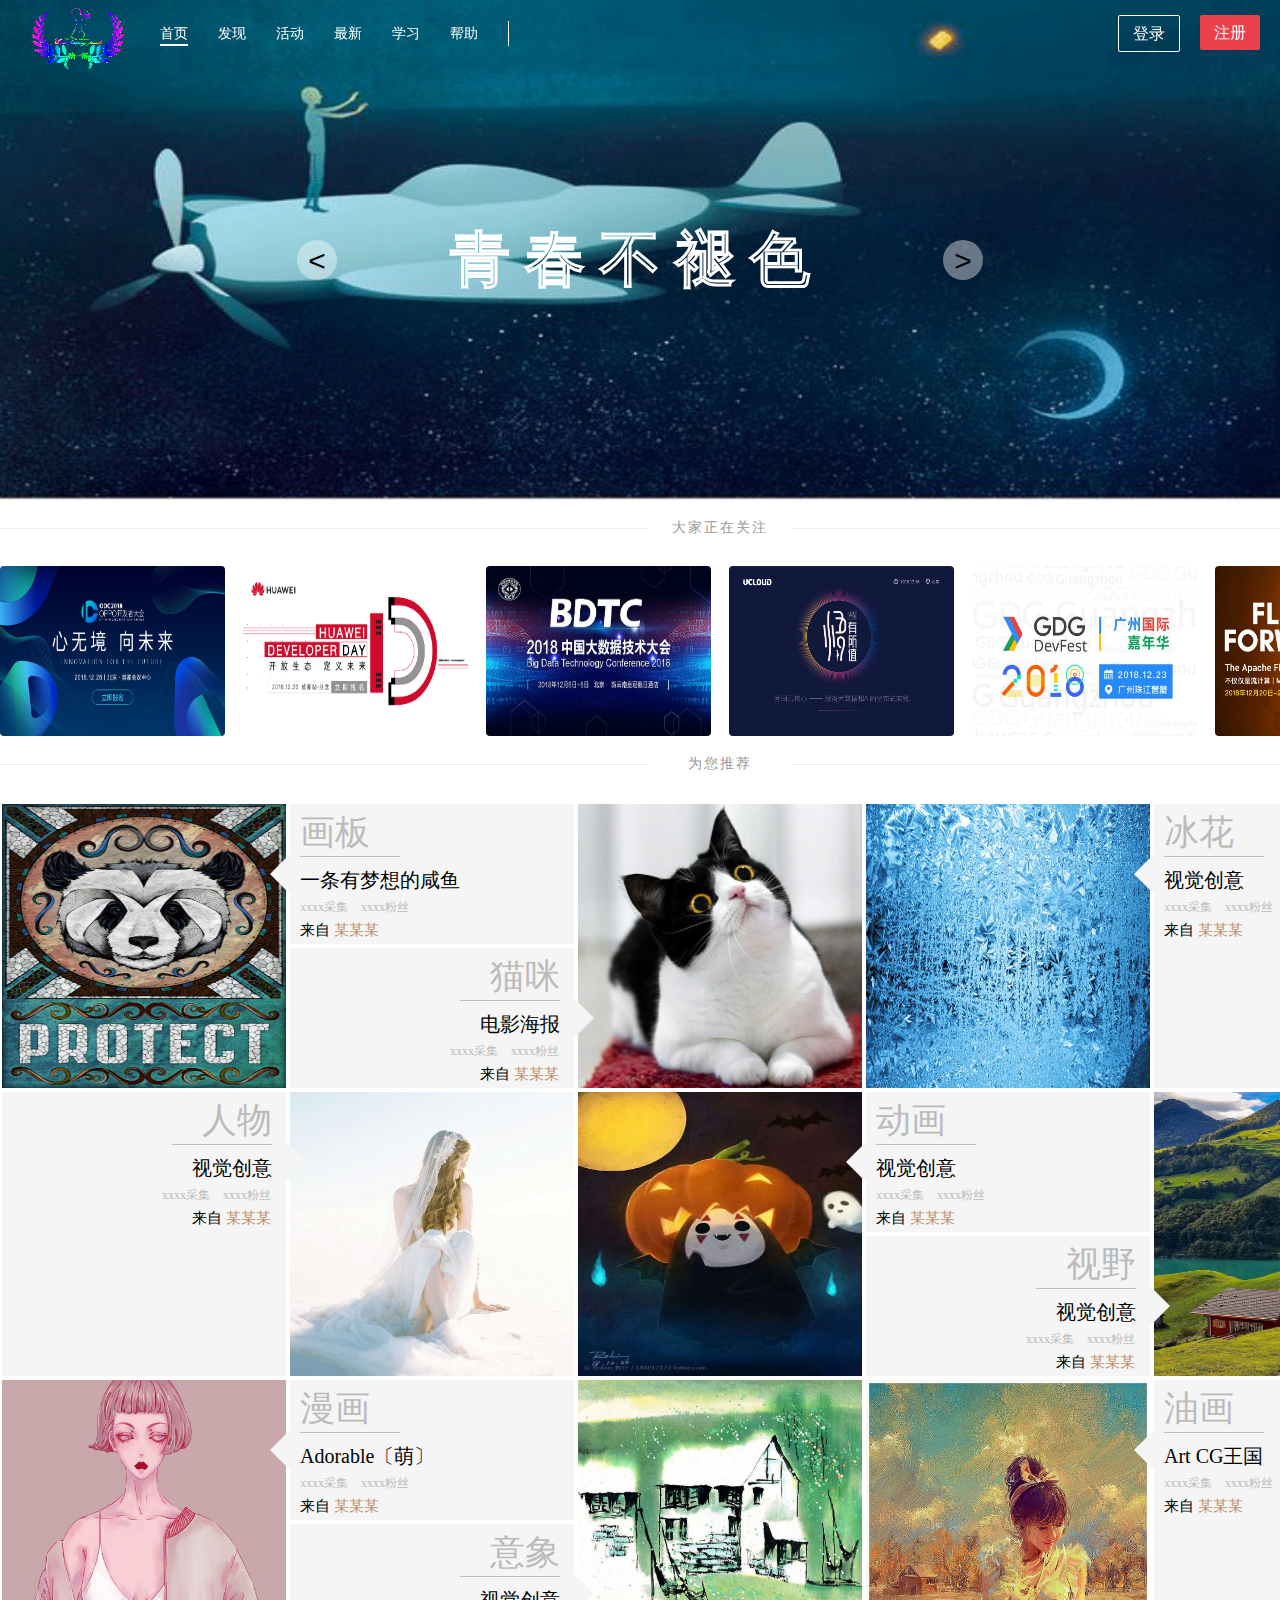
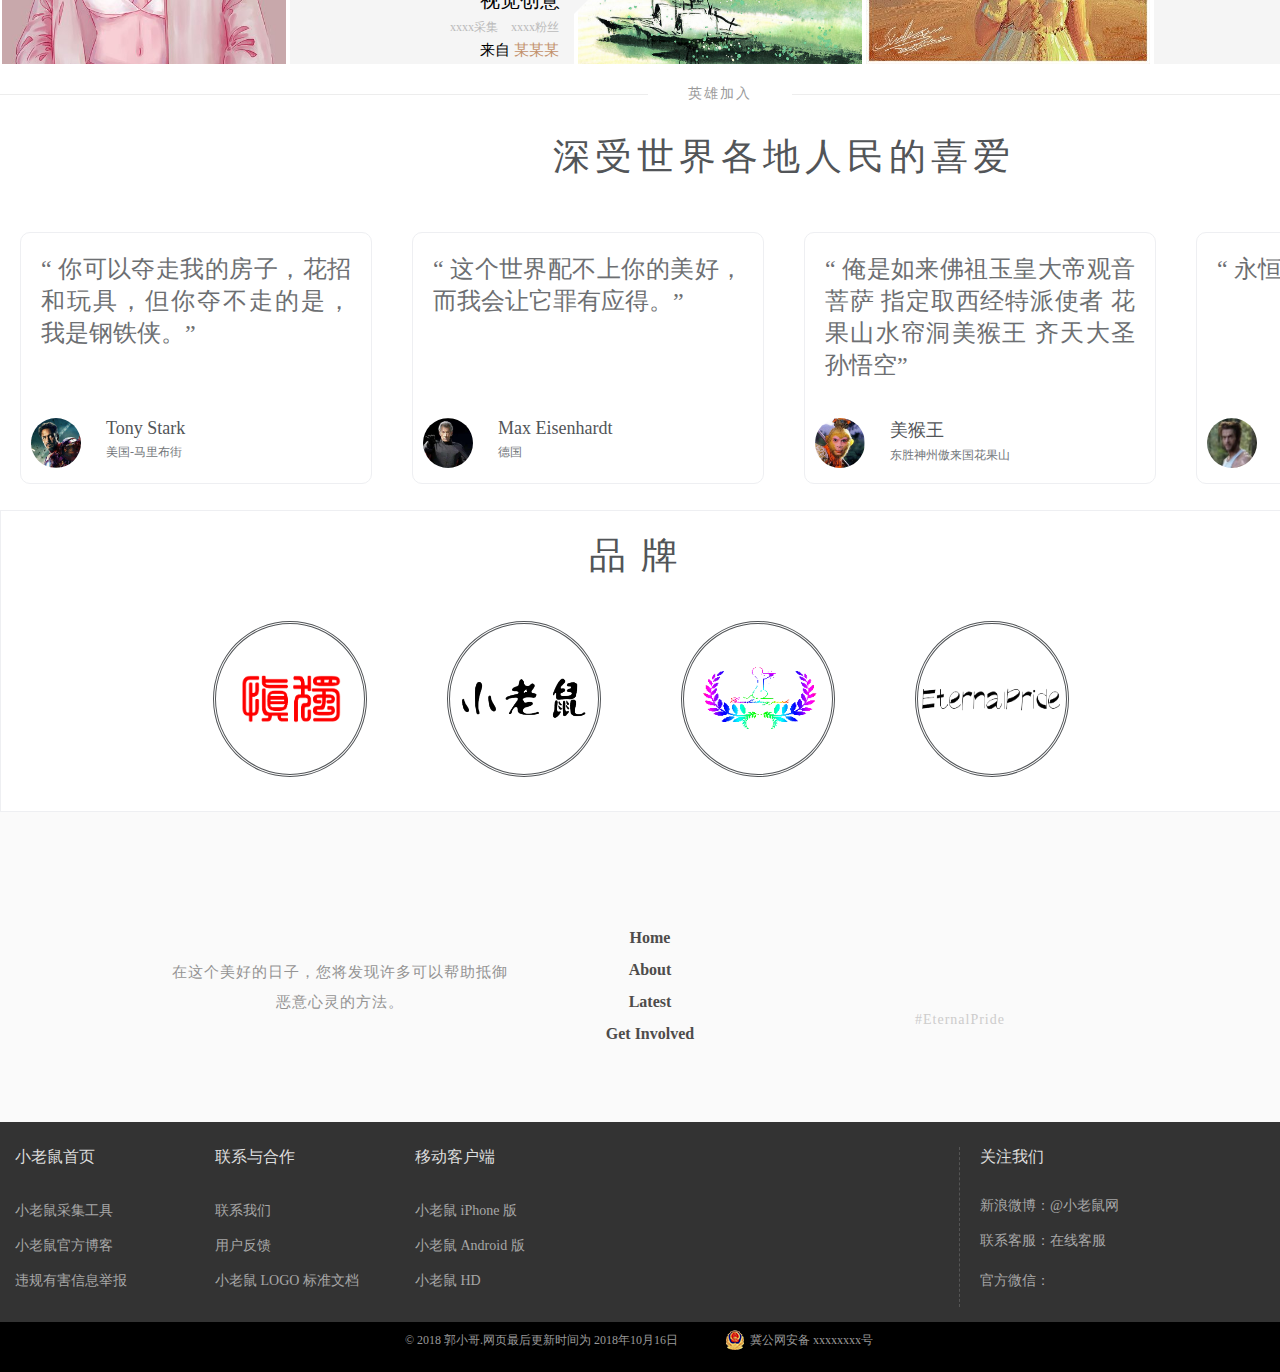
<file: index.html>
<!DOCTYPE html>
<html>
	<head>
		<meta charset="UTF-8">
		<title>EternalPride</title>
			<link type="text/css"  href="https://at.alicdn.com/t/font_960770_i47l62fnyn.css"   rel="stylesheet"/>

		     <script src="https://at.alicdn.com/t/font_960770_bwgz3t2qi16.js" type="text/javascript" charset="utf-8"></script>
			<link type="text/css"  href="css/test-one.css"   rel="stylesheet"/>
		   
	</head>
	<body style="overflow-x:hidden" ondragstart="return false">
	 <nav> <!--scroll="no"--> 
		<div class="nav-img" id="div">
		 	<img src="" alt="" id="img" />
		</div>
        <div class="nav-bt" id="div">
             <div class="dhl" id="dhldw">
            
             	<div class="logo">
             		<img src="img/Eternal-pride.gif"/>
             		<img src="img/timg.gif"/>
             	</div>
             
             	<div class="dhl-wz">
             		<ul class="ul1" id="db">
             			<li><a  id="wz-red">首页</a></li>
             			<li><a class="xhx">发现</a></li>
             			<li><a class="xhx" href="zym/hd.html">活动</a></li>
             			<li><a class="xhx" href="zym/zx.html">最新</a></li>
             			<li><a class="xhx" href="zym/xx.html">学习</a></li>
             			<li><a class="xhx">帮助</a></li>
             			<li class="ejcd"><a>
             				<svg class="icon" id="icon-sd" aria-hidden="true">
                             <use xlink:href="#icon-dian"></use>
                             </svg>
             			    </a>
             			    <ul><li></li>
             			    	<li><a href="zym/bqxq.html">版权声明</a></li>
             			    	<li>UI</li>
             			    	<li>帮助</li>
             			    	<li>反馈中心</li>
             			   <li>游戏</li>
             			    	
             			    </ul>
             			</li>
             		</ul>
             		<ul class="ul2">
             			<a href="zym/login.html"><li>登录</li></a>
             			<li>注册</li>
             		</ul>
             	</div>
             </div> 
             <div class="nr">
             	 <div class="nr-bk" id="hq-btn">
              	  <input type="button" id="btn1" class="btn-1" value="<" />
              	  <div id="a">
			         <ul id="u">
						<li><div class="c1"id="gdwz-1"><p>青春不褪色</p></div></li>
						<li><div class="c1" id="gdwz-2"><p>愿你在被打击时，记起你的珍贵，抵抗恶意。愿你在迷茫时，坚信你的珍贵。爱你所爱，行你所行，听从你心，无问西东。</p></div></li>
						<li><div class="c1" id="gdwz-3"><p>这个世界缺的不是完美的人，而是从心底给出的真心，正义，无畏与同情。</p></div></li>
						<li><div class="c1" id="gdwz-4"><div><h1>“</h1><p class="p1">如果你们提前了解了</p><p class="p2">你们要面对的人生</p><p class="p3">你们是否有勇气前来</p><h1 class="dh-y">”</h1></div></div></li>
		             </ul>
		         </div>
              	  <input type="button" id="btn2" class="btn-2" value=">" />
              	 </div>
             </div>
        </div>
	 </nav>
	 <div class="plus">
	 	<div class="fgx">
	 	  <div class="fgx1"></div>大家正在关注<div class="fgx2"></div>
	 	</div>
	 	<div class="act-img">
	 		<img src="img/act1.jpg" title="oppo开发者大会"/>
	 		<img src="img/act2.jpg"  title="HUAWEI 开放生态，定义未来"/>
	 		<img src="img/act3.jpg" title="2018中国大数据技术大会"/>
	 		<img src="img/act7.png" title="悟有所值"/>
	 		<img src="img/act6.jpg" title="广州国际嘉年华"/>
	 		<img src="img/act5.png" title="流计算"/>
	 	</div>
	 	<div class="fgx">
	 	  <div class="fgx1"></div>为您推荐<div class="fgx2"></div>
	 	</div>
	 	<article class="tj">
	 	<aside><img src="img/xgmm.jpg"/></aside>
	 	<aside>
	 		<article>
	 			<div class="sj"></div>
	 		       <h5>画板</h5>
	 		       <h4>一条有梦想的咸鱼</h4>
	 		       <h3>
	 		       	<font>xxxx采集</font>
	 		       	<font>xxxx粉丝</font>
	 		       </h3>
	 		       <h2>来自 <a>某某某</a></h2>
	 		</article>
	 		<article>
	 			<div class="sj1"></div>
	 			<h5>猫咪</h5>
	 		       <h4>电影海报</h4>
	 		       <h3>
	 		       	<font>xxxx采集</font>
	 		       	<font>xxxx粉丝</font>
	 		       </h3>
	 		       <h2>来自 <a>某某某</a></h2>
	 		</article>
	 	</aside>
	 	<aside>
	 	<img src="img/m.jpg"/>
	 	</aside>
	 	<aside>
	 		<img src="img/b.png"/>
	 	</aside>
	 	<aside>
	 		<div class="zg" id="byy">
	 			<div class="sj"></div>
	 			<h1>冰花</h1>
	 		       <h4>视觉创意</h4>
	 		       <h3>
	 		       	<font>xxxx采集</font>
	 		       	<font>xxxx粉丝</font>
	 		       </h3>
	 		       <h2>来自 <a>某某某</a></h2>
	 		</div>
	 		
	 	</aside>
	 	<aside>
	 		<div class="zg">
	 			<div class="sj1"></div>
	 			<h5>人物</h5>
	 		       <h4>视觉创意</h4>
	 		       <h3>
	 		       	<font>xxxx采集</font>
	 		       	<font>xxxx粉丝</font>
	 		       </h3>
	 		       <h2>来自 <a>某某某</a></h2>
	 		</div>
	 	</aside>
	 	<aside>
	 		<img src="img/hq.gif"/>
	 	</aside>
	 	<aside>
	 	<img src="img/wlr.jpg"/>
	 	</aside>
	 	<aside>
	 		<article>
	 			<div class="sj"></div>
	 		       <h5>动画</h5>
	 		       <h4>视觉创意</h4>
	 		       <h3>
	 		       	<font>xxxx采集</font>
	 		       	<font>xxxx粉丝</font>
	 		       </h3>
	 		       <h2>来自 <a>某某某</a></h2>
	 		</article>
	 		<article>
	 			<div class="sj1"></div>
	 			<h5>视野</h5>
	 		       <h4>视觉创意</h4>
	 		       <h3>
	 		       	<font>xxxx采集</font>
	 		       	<font>xxxx粉丝</font>
	 		       </h3>
	 		       <h2>来自 <a>某某某</a></h2>
	 		</article>
	 	</aside>
	 	<aside>
	 		<img src="img/fj.jpg"/>
	 	</aside>
	 	<aside><img src="img/ymj.jpg"/></aside>
	 	<aside><article>
	 			<div class="sj"></div>
	 		       <h5>漫画</h5>
	 		       <h4>Adorable〔萌〕</h4>
	 		       <h3>
	 		       	<font>xxxx采集</font>
	 		       	<font>xxxx粉丝</font>
	 		       </h3>
	 		       <h2>来自 <a>某某某</a></h2>
	 		</article>
	 		<article>
	 			<div class="sj1"></div>
	 			<h5>意象</h5>
	 		       <h4>视觉创意</h4>
	 		       <h3>
	 		       	<font>xxxx采集</font>
	 		       	<font>xxxx粉丝</font>
	 		       </h3>
	 		       <h2>来自 <a>某某某</a></h2>
	 		</article></aside>
	 	<aside><img src="img/dt.png"/></aside>
	 	<aside><img src="img/yh.jpg"/></aside>
	 	<aside><div class="zg" id="byy">
	 			<div class="sj"></div>
	 			<h1>油画</h1>
	 		       <h4>Art CG王国</h4>
	 		       <h3>
	 		       	<font>xxxx采集</font>
	 		       	<font>xxxx粉丝</font>
	 		       </h3>
	 		       <h2>来自 <a>某某某</a></h2>
	 		</div>
	 	</aside>
	 
	 </article>
	 <div class="fgx">
	 	  <div class="fgx1"></div>英雄加入<div class="fgx2"></div>
	 	</div>
	   
	 </div>
	
	  <article class="sy">
	     <div class="dhz-fz">深受世界各地人民的喜爱</div>
	  	<aside>
	  		<div class="sy-sz"><h3>“ 你可以夺走我的房子，花招和玩具，但你夺不走的是，我是钢铁侠。”</h3></div>
	  		<div class="sy-xt"><img src="img/gt.png">
	  		<h5>Tony Stark</h5>
	  	     	<h4>美国-马里布街</h4></div>
	  	</aside>
	  	<aside>
	  		<div class="sy-sz"><h3>“ 这个世界配不上你的美好，而我会让它罪有应得。”</h3></div>
	  		<div class="sy-xt"><img src="img/wc.png"/>
	  		    <h5>Max Eisenhardt</h5>
	  	     	<h4>德国</h4>
	  		</div>
	  	</aside>
	  	<aside>
	  		<div class="sy-sz"><h3>“ 俺是如来佛祖玉皇大帝观音菩萨 指定取西经特派使者 花果山水帘洞美猴王 齐天大圣孙悟空”</h3></div>
	  		<div class="sy-xt"><img src="img/wk.png"/>
	  		<h5>美猴王</h5>
	  	     	<h4>东胜神州傲来国花果山</h4></div>
	  	</aside>
	  	<aside>
	  		<div class="sy-sz"><h3>“ 永恒不朽，也是一种诅咒”</h3></div>
	  		<div class="sy-xt">
	  			<img src="img/jg.png"/>
	  	     	<h5>Logan Howlett</h5>
	  	     	<h4>加拿大-阿尔伯塔省</h4>
	  	     	
	  		</div>
	  	</aside>
	  </article>
	 <article class="jr"> <div class="jr-pp">品牌</div>
	 	<div class="jr-logo">
	 		<ul>
	 		<li title="慎独"><a href="zym/zx.html"><img src="img/logo.gif" class="t1"/ ></a></li>
	 		<li title="小老鼠"><img src="img/xls.gif" class="t2"/></li>
	 		<li title="Mouse"><a href="index.html"><img src="img/Eternal-pride.gif" class="t3"/></a></li>
	 		<li title="EternalPride"><img src="img/yhja.gif" class="t4"/></li>
	 	</ul>
	 	</div>
	 </article>
	 <article class="fx">
          			 
          			 <aside>
          			 	<article>在这个美好的日子，您将发现许多可以帮助抵御恶意心灵的方法。</article>
          			 	<article>
          			 		<ul>
          			 			<li>Home</li>
          			 			<li>About</li>
          			 			<li>Latest</li>
          			 			<li>Get Involved</li>
          			 		</ul>
          			 	</article>
          			 	<article>
          			 		<div class="fx-icon">
          			 			<ul>
          			 				<li><i class="iconfont icon-twitter"id="fx-tb"></i></li>
          			 				<li><i class="iconfont icon-wechat" id="fx-tb"></i></li>
          			 				<li><i class="iconfont icon-facebook"id="fx-tb" ></i></li>
          			 				<li><i class="iconfont icon-qq" id="fx-tb"></i></li>
          			 				<li><i class="iconfont icon-weibo" id="fx-tb"></i></li>
          			 			</ul>
          			 		</div>
          			 		<div class="fx-wz">#EternalPride</div>
          			 	</article>
          			 </aside>
          			 
			</article>
	 <footer>
	 	<div class="footer-da">
			   <div class="footer-left">
			   	<ul>
			   		<li>小老鼠首页</li>
			   		<li>联系与合作</li>
			   		<li>移动客户端</li>
			   		<li>小老鼠采集工具</li>
			   		<li>联系我们</li>
			   		<li>小老鼠 iPhone 版</li>
			   		<li>小老鼠官方博客</li>
			   		<li>用户反馈</li>
			   		<li>小老鼠 Android 版</li>
			   		<li>违规有害信息举报</li>
			   		<li>小老鼠 LOGO 标准文档</li>
			   		<li>小老鼠 HD</li>
			   	</ul>
			   </div>
			   <div class="footer-right">
			   	   <ul>
			   	   	<li>关注我们</li>
			   	   	<li>新浪微博：@小老鼠网</li>
			   	   	<li>联系客服：在线客服</li>
			   	   	<li id="xs">官方微信：<i class="iconfont icon-erweima" id="dx"></i></li>
			   	   </ul>
			   	   <div class="footer-right-img" id="yc"><img src="img/w2.jpg" /></div>
			   </div>
			</div>
			<div class="bq">
			   <div class="xbq">
				<div class="x1">© 2018 郭小哥.网页最后更新时间为 2018年10月16日</div>
				<div class="x2"><img src="img/batb.png" alt="" />冀公网安备  xxxxxxxx号</div>
			   </div>
			</div>
	 </footer>
	</body> <script src="js/three.js" type="text/javascript"></script>
</html>
</file>
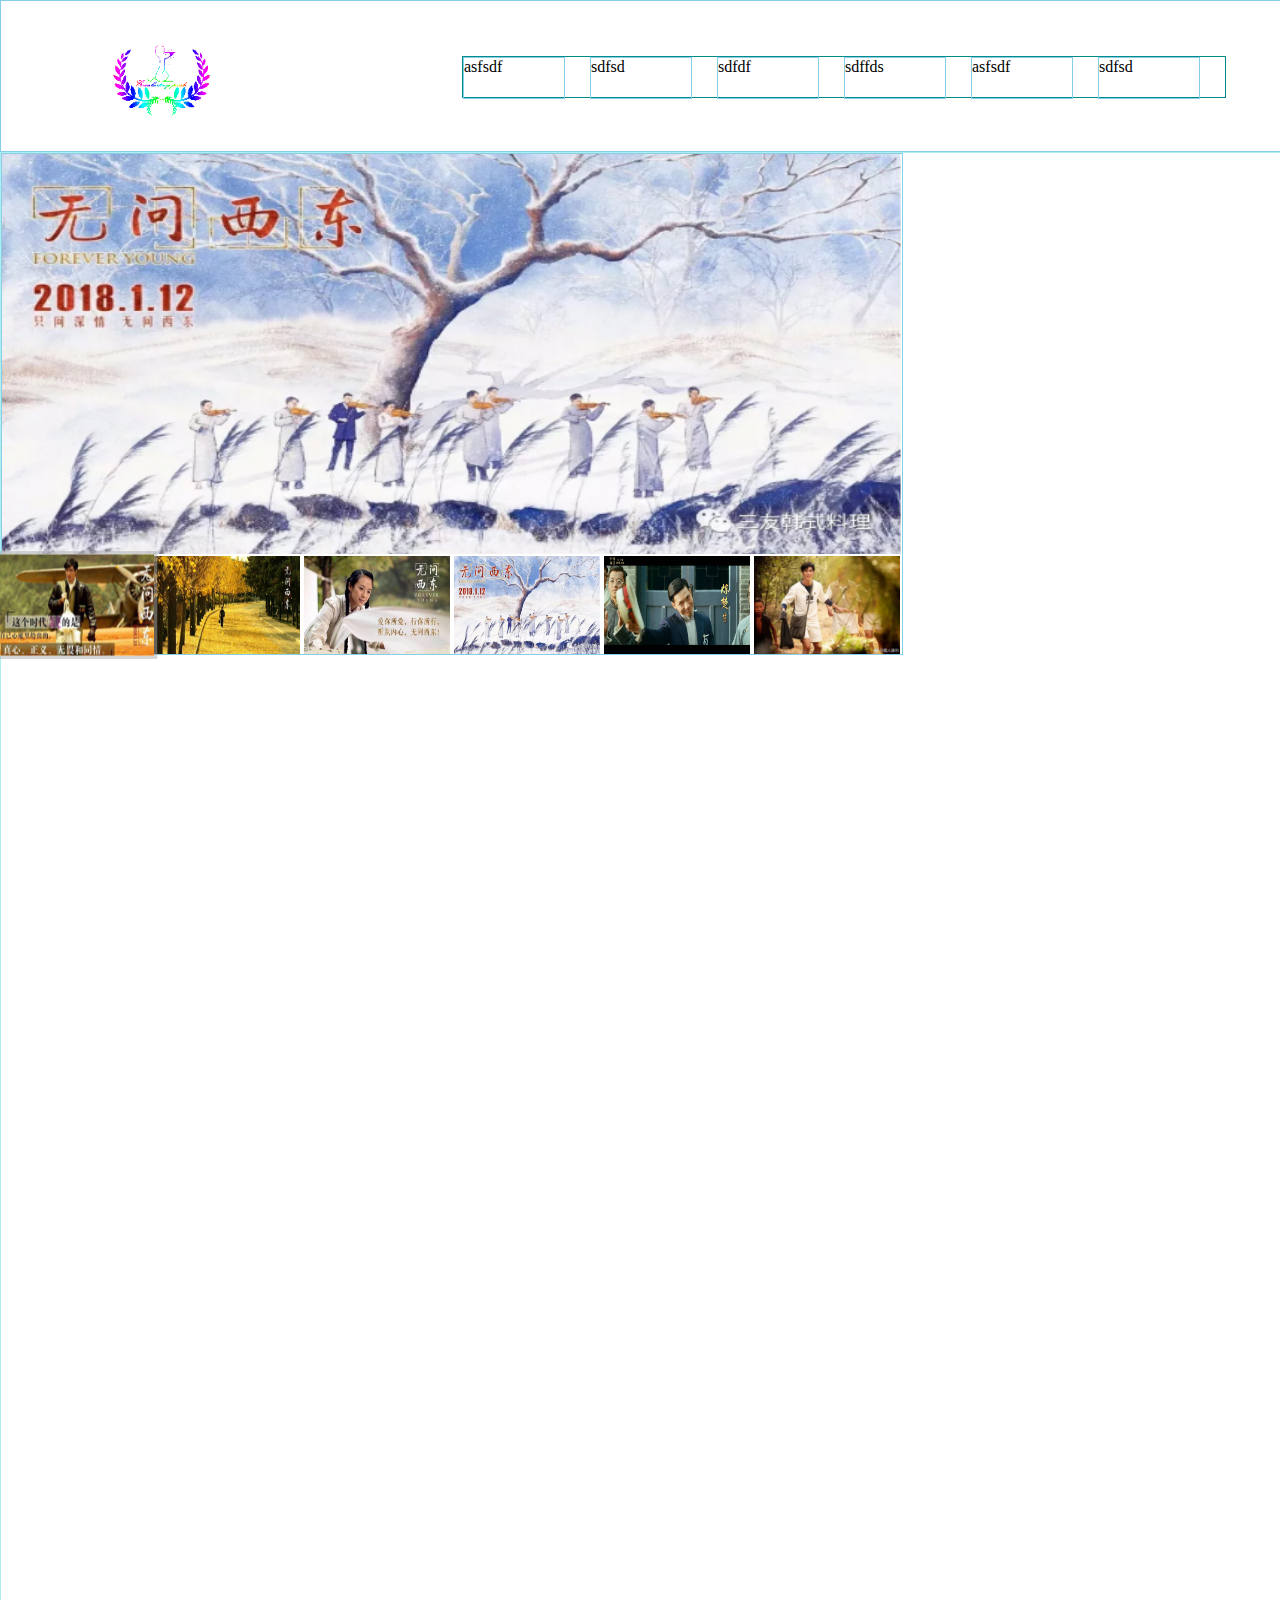
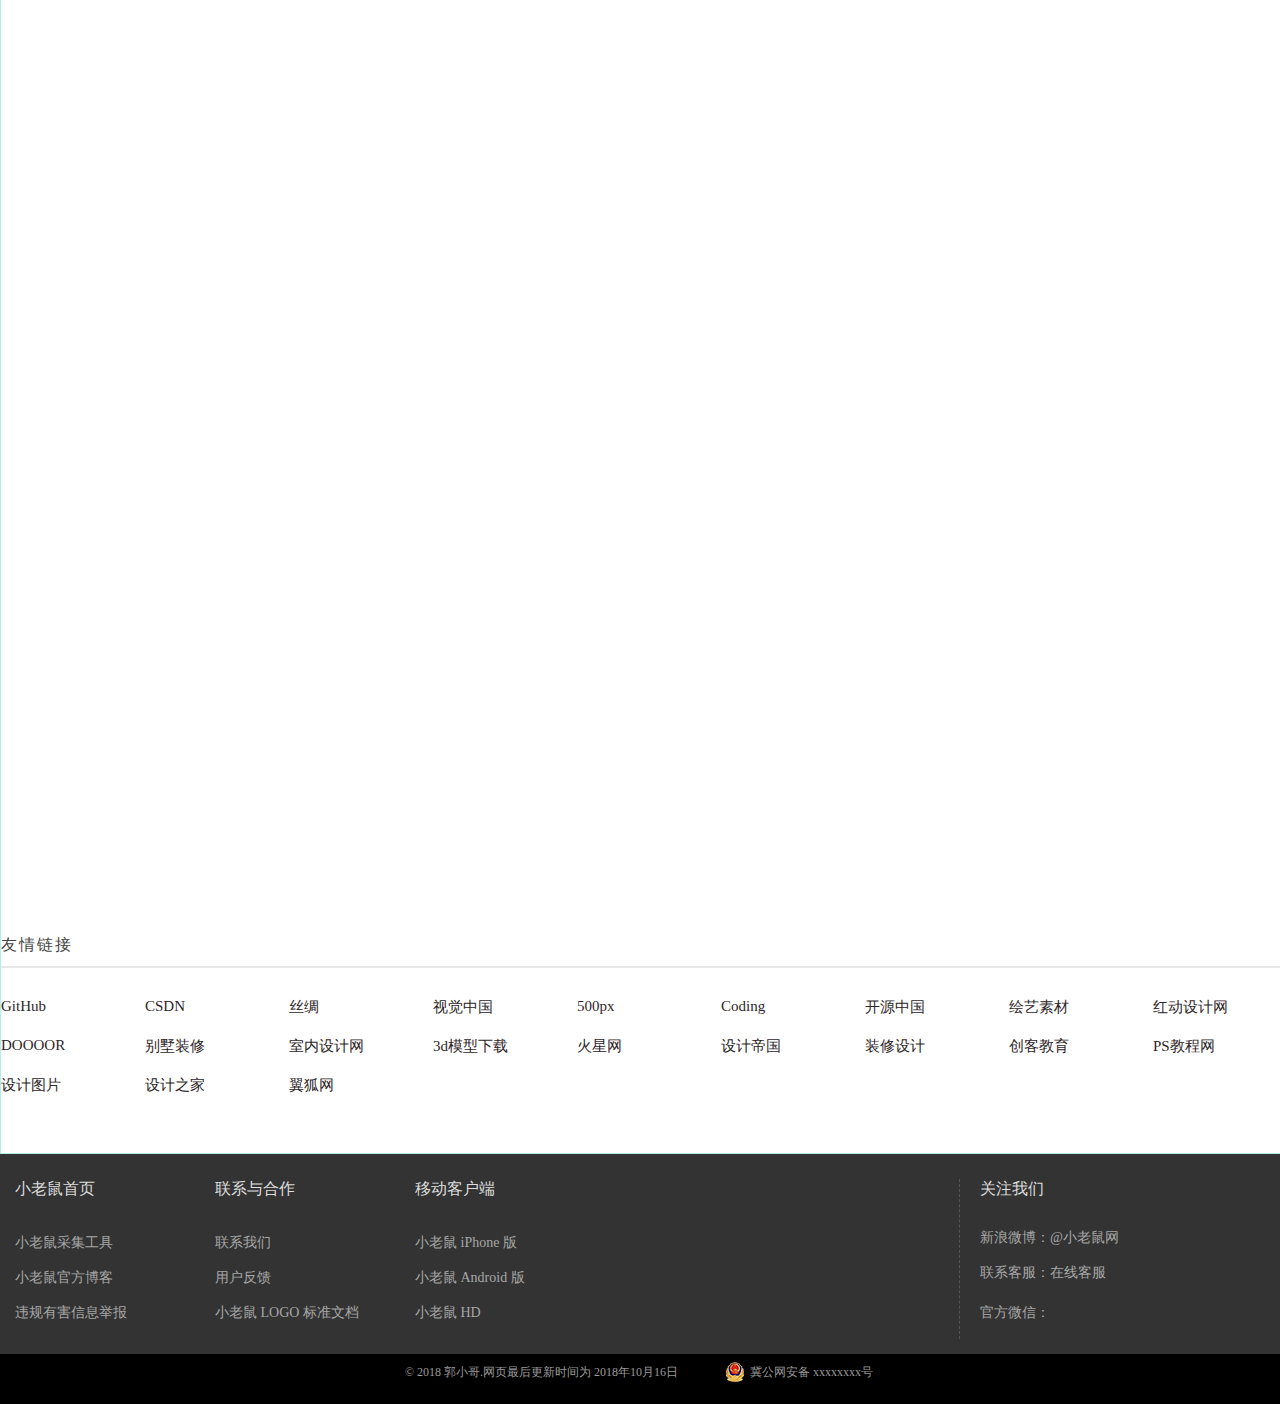
<file: 测试1.html>
<!DOCTYPE html>
<html>
	<head>
		<meta charset="utf-8" />
		<title></title>
		<link type="text/css"  href="css/one.css"   rel="stylesheet"/>
		<link type="text/css"  href="css/two.css"   rel="stylesheet"  media="screen and (max-width: 1200px)"/>
				<link type="text/css"  href="https://at.alicdn.com/t/font_960770_gg92y4r0k4d.css"   rel="stylesheet"/>
	       <script src="https://at.alicdn.com/t/font_960770_gg92y4r0k4d.js" type="text/javascript" charset="utf-8"></script>
	</head>
	<body scroll="no" style="overflow-x:hidden" ondragstart="return false" >
		<!--<script type="text/javascript" color="0,0,255" opacity='0.7' zIndex="-2" count="99" src="js/canvas.js" ></script>
			-->
		<!--oncontextmenu="return false" 右键禁止 onselectstart="return false" 禁止复制-->
		<nav>
			<div class="logo"><img src="img/Eternal-pride.gif"/><img src="img/timg.gif"/></div>
			<ul>
				<li>asfsdf</li>
				<li>sdfsd</li>
				<li>sdfdf</li>
				<li>sdffds</li>
				<li>asfsdf</li>
				<li>sdfsd</li>
			
			</ul>
		</nav>
		
             <!--小黄人-->
		<div class="plus">
			<div class="gd">
				<div id="xgd">
					<img src="img/04.jpg"/>
					<!--<font id="yi"><</font><font id="er">></font>-->
					<div class="c1"><h2>无问西东</h2>　<p class="szd">　如果提前了解了你所要面对的人生，你是否还会有勇气前来？
　</p><p>　吴岭澜，出发时意气风发，却很快在途中迷失了方向。沈光耀，
自愿参与了最残酷的战争，他一直在努力去做那些令他害怕，但重要的事。王敏佳
最初的错误，只是为了虚荣撒了一个小谎；最初的烦恼，只是在两个优秀的男人中选择一个。但命运，却把她拖入被众
人唾骂的深渊。陈鹏把爱情摆在了理想前面，但爱情却没有把他摆在前面。他说，“我有人要照顾”，纵然
这意味着与所有人作对，意味着要和她一起被放逐千里。张果果，身处尔虞我诈的职场，“赢”是他的
习惯。为了赢，他总是见招拆招，先发制人。而有一天，他却面临了一个比“赢”更重要的选择。这几个年轻人，
在最好的年纪迎来了最残酷的考验,并成就了永不褪色的青春传奇。 。</p><p>
愿你在被打击时，记起你的珍贵，抵抗恶意；愿你在迷茫时，坚信你的珍贵。爱你所爱，行你所行，听从你心，无问西东。</p></div>
					
					
					
					
				</div>
				<div id="xtp">
					<img src="img/01.jpg" class="xt"/>
					<img src="img/02.jpg"/>
					<img src="img/03.jpg"/>
					<img src="img/04.jpg"/>
					<img src="img/05.jpg"/>
					<img src="img/06.jpg"/>
				</div>
			</div>
			<div class="yqlj">
          			 <font>友情链接</font>
          			 <div class="fgs"></div>
          			 <ul>
          			 	<li>GitHub</li>
          			 	<li>CSDN</li>
          			 	<li>丝绸</li>
          			 	<li>视觉中国</li>
          			 	<li>500px</li>
          			 	<li>Coding</li>
          			 	<li>开源中国</li>
          			 	<li>绘艺素材</li>
          			 	<li>红动设计网</li>
          			 	<li>平面设计</li>
          			 	<li>DOOOOR</li>
          			 	<li>别墅装修</li>
          			 	<li>室内设计网</li>
          			 	<li>3d模型下载</li>
          			 	<li>火星网</li>
          			 	<li>设计帝国</li>
          			 	<li>装修设计</li>
          			 	<li>创客教育</li>
          			 	<li>PS教程网</li>
          			 	<li>设计在线</li>
          			 	<li>设计图片</li>
          			 	<li>设计之家</li>
          			 	<li> 翼狐网</li>
          			 </ul>
          			 
			</div>
			
		</div>
		
		<footer>
			<div class="footer-da">
			   <div class="footer-left">
			   	<ul>
			   		<li>小老鼠首页</li>
			   		<li>联系与合作</li>
			   		<li>移动客户端</li>
			   		<li>小老鼠采集工具</li>
			   		<li>联系我们</li>
			   		<li>小老鼠 iPhone 版</li>
			   		<li>小老鼠官方博客</li>
			   		<li>用户反馈</li>
			   		<li>小老鼠 Android 版</li>
			   		<li>违规有害信息举报</li>
			   		<li>小老鼠 LOGO 标准文档</li>
			   		<li>小老鼠 HD</li>
			   	</ul>
			   </div>
			   <div class="footer-right">
			   	   <ul>
			   	   	<li>关注我们</li>
			   	   	<li>新浪微博：@小老鼠网</li>
			   	   	<li>联系客服：在线客服</li>
			   	   	<li id="xs">官方微信：<i class="iconfont icon-erweima" id="dx"></i></li>
			   	   </ul>
			   	   <div class="footer-right-img" id="yc"><img src="img/w2.jpg" /></div>
			   </div>
			</div>
			<div class="bq">
			   <div class="xbq">
				<div class="x1">© 2018 郭小哥.网页最后更新时间为 2018年10月16日</div>
				<div class="x2"><img src="img/batb.png" alt="" />冀公网安备  xxxxxxxx号</div>
			   </div>
			</div>
		</footer>
	</body>
	<script>
		var oxs=document.getElementById("xs");
        var oyc=document.getElementById("yc");
         oxs.onmouseout=function()
	     {
	       oyc.style.opacity=0
          }
			oxs.onmouseover=function()
			{
			  oyc.style.opacity=1
			}

	</script>
	<script src="js/two.js" type="text/javascript" charset="utf-8"></script>
</html>
</file>
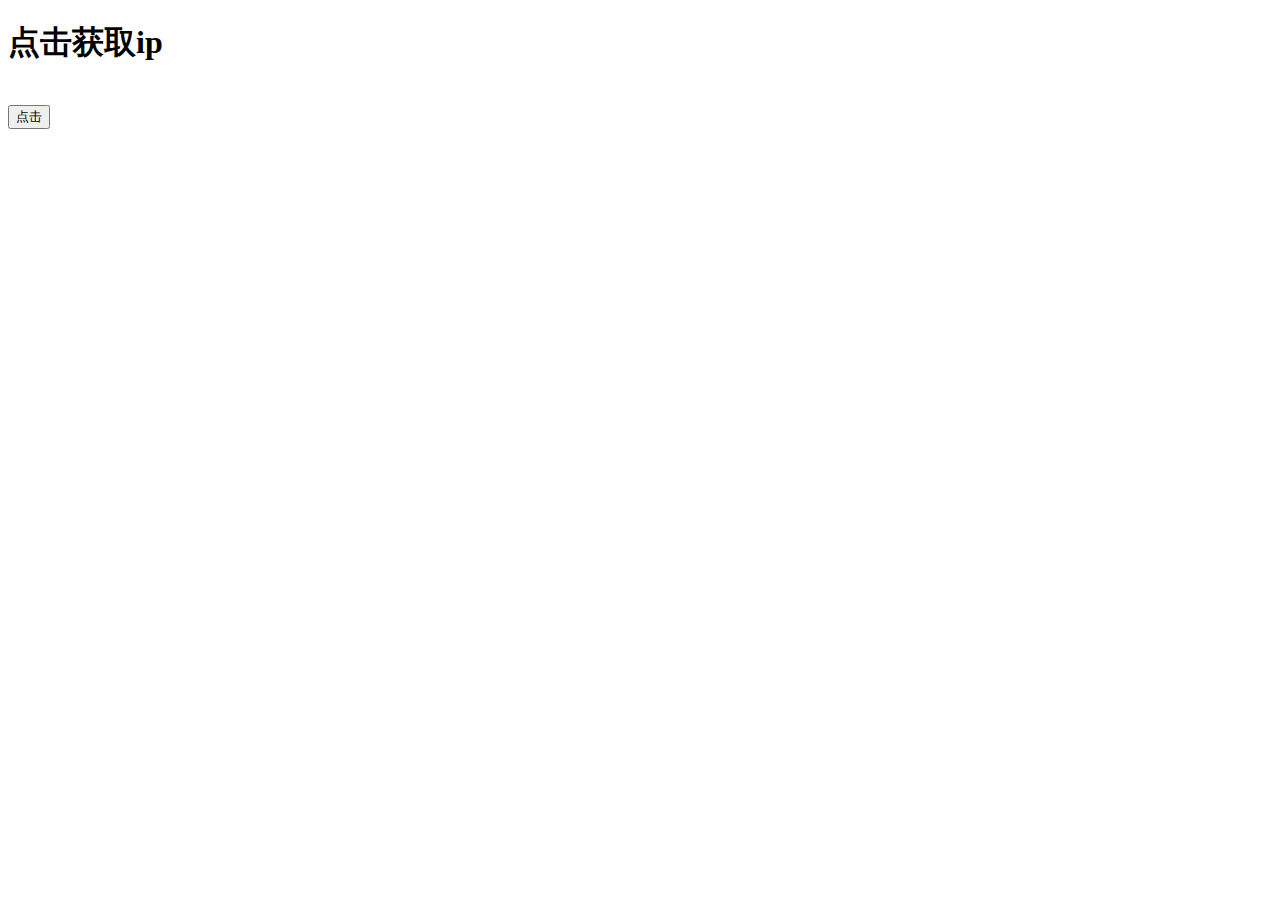
<file: 获取IP.html>
<!doctype html>
<html>

<head>
    <meta charset="utf-8">
    <title>t1</title>
    <style type="text/css">
    	span
    	{
    		color: red;
    	}
    </style>
    <meta content="width=device-width,initial-scale=1.0,maximum-scale=1.0,user-scalable=0" name="viewport">
</head>
<body>
    <h1>点击获取ip</h1>
    <br>
    <span id="ss">
    	
    </span>
    <button class="xxx-btn" onclick="aa()">点击</button>
    <script src="http://pv.sohu.com/cityjson?ie=utf-8"></script>
    <script>
    	var h=document.getElementById("ss");
    function aa() {  
        alert(returnCitySN['cip'] + returnCitySN['cname']);
        console.log(returnCitySN);
    };
    ss.innerHTML=returnCitySN['cip'];
   
    </script>
</body>

</html>
</file>
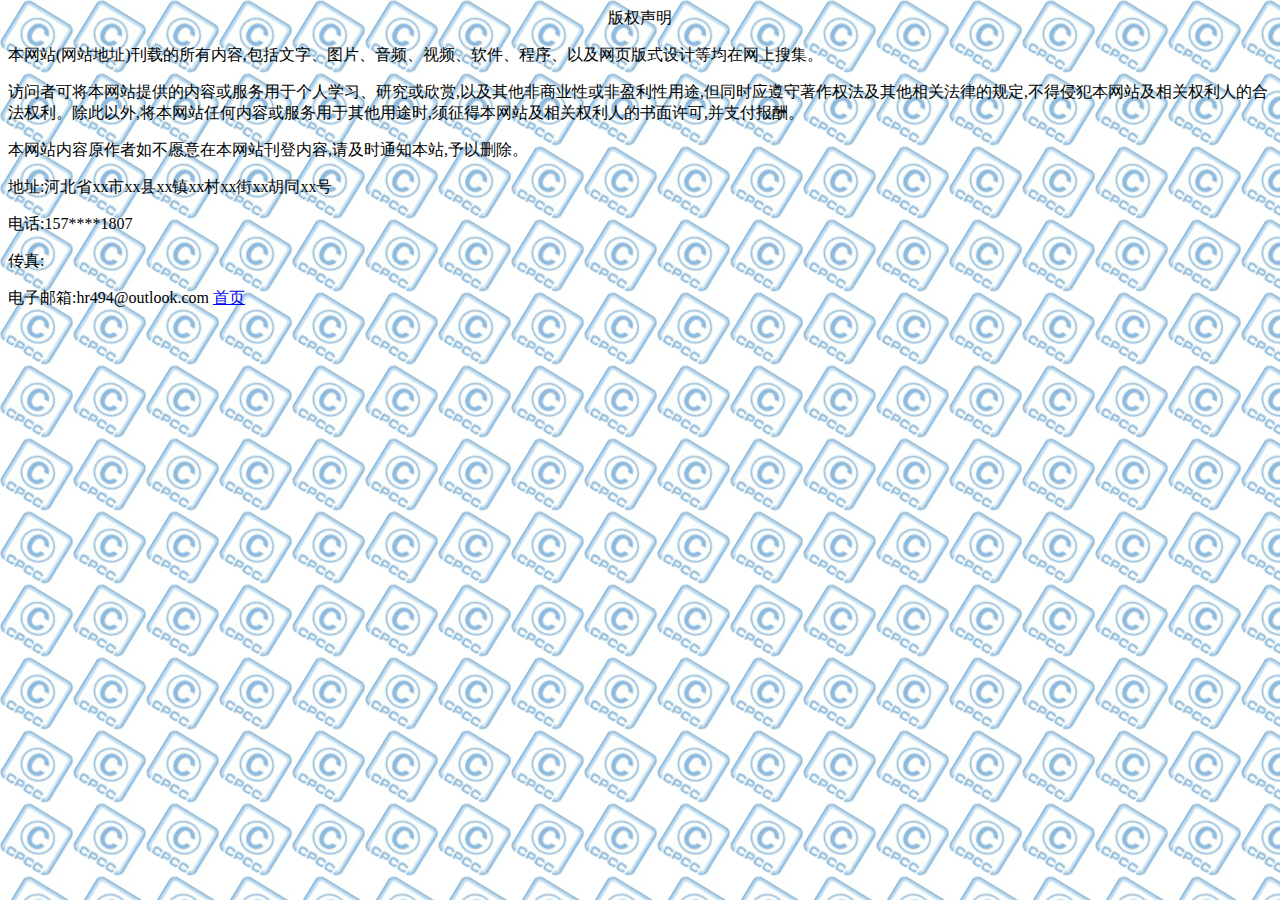
<file: zym/bqxq.html>
<!DOCTYPE html>
<html>
	<head>
		<meta charset="UTF-8">
		<title></title>
		<style type="text/css">
			body
			{
				background: url(../img/cpcc.gif) ;
			}
		</style>
	</head>
	<body>
		<center>版权声明</center>
		<p>本网站(网站地址)刊载的所有内容,包括文字、图片、音频、视频、软件、程序、以及网页版式设计等均在网上搜集。</p>

<p></p>访问者可将本网站提供的内容或服务用于个人学习、研究或欣赏,以及其他非商业性或非盈利性用途,但同时应遵守著作权法及其他相关法律的规定,不得侵犯本网站及相关权利人的合法权利。除此以外,将本网站任何内容或服务用于其他用途时,须征得本网站及相关权利人的书面许可,并支付报酬。</p>
<p></p>
本网站内容原作者如不愿意在本网站刊登内容,请及时通知本站,予以删除。
<p></p>
地址:河北省xx市xx县xx镇xx村xx街xx胡同xx号
<p></p>
电话:157****1807
<p></p>
传真:
<p></p>
电子邮箱:hr494@outlook.com
<a href="../index.html">首页</a>
	</body>
</html>
</file>
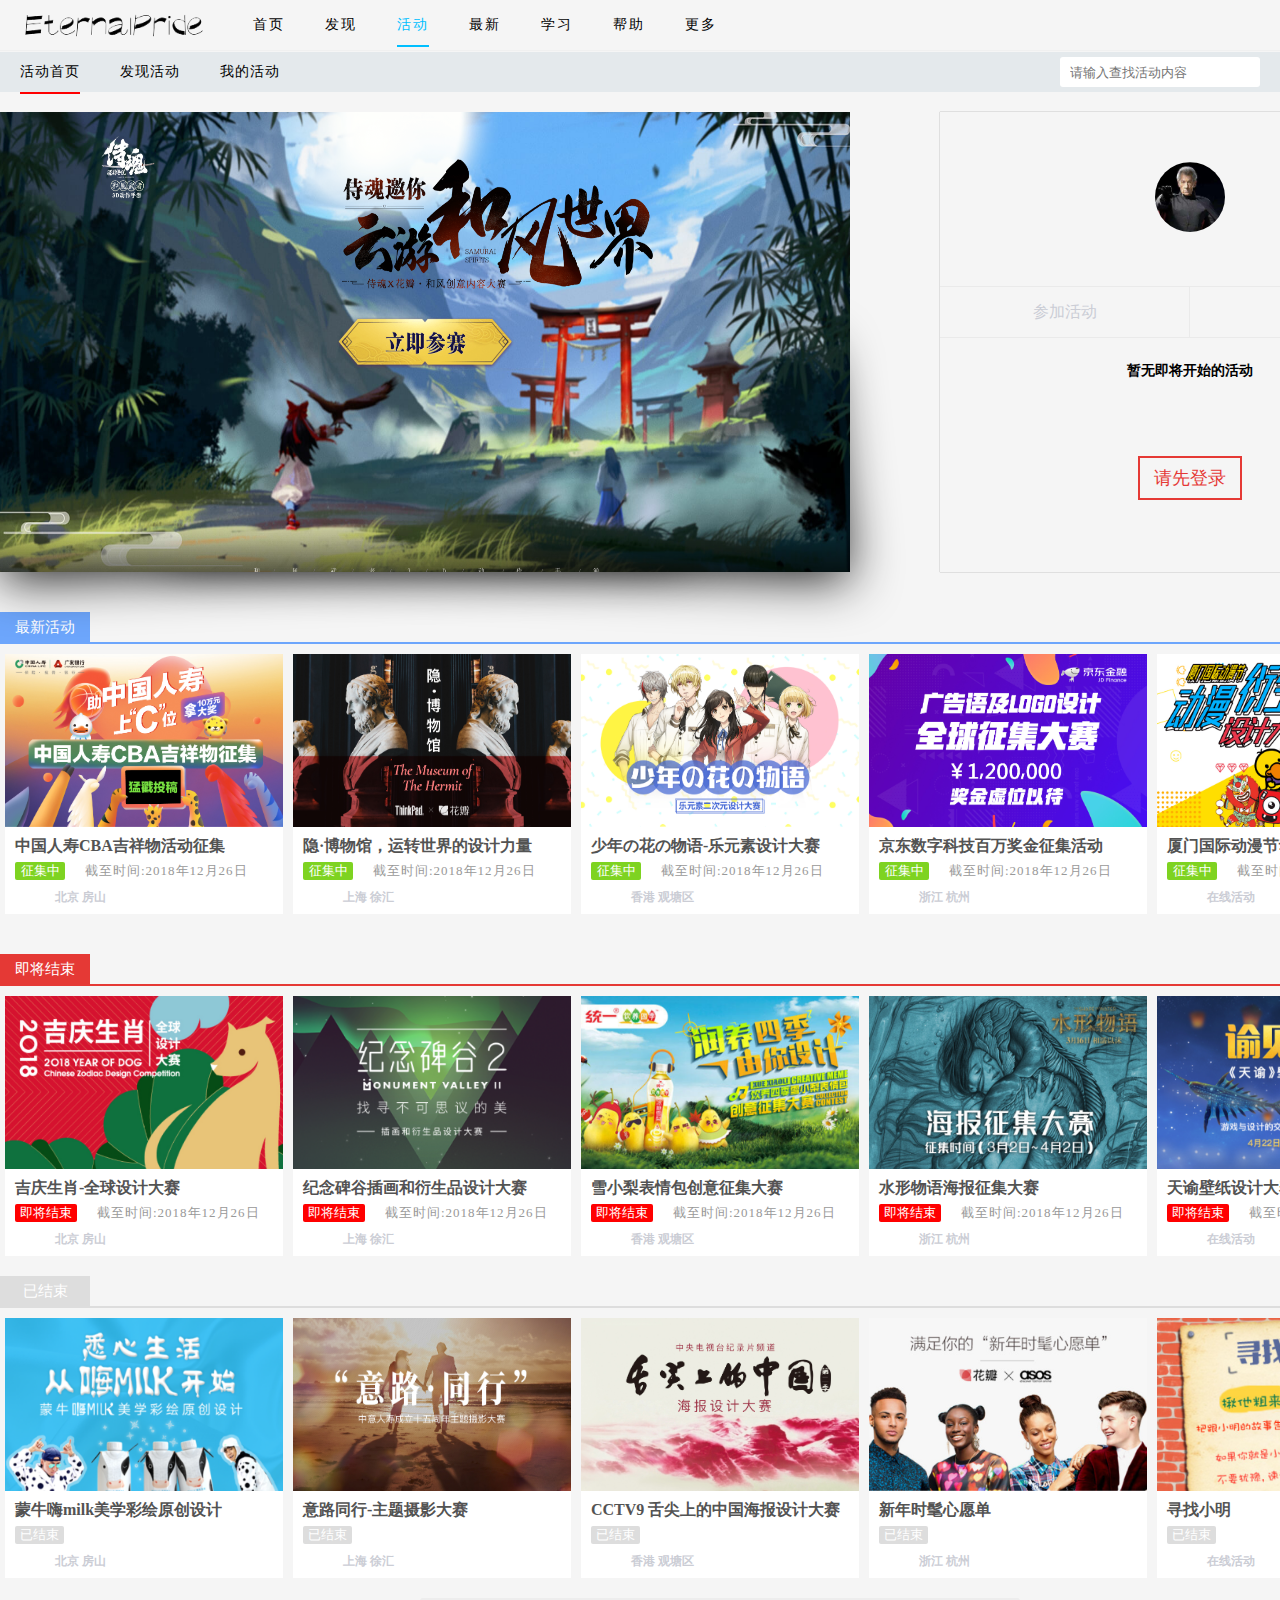
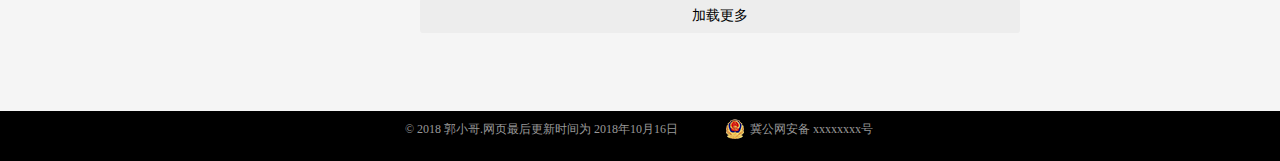
<file: zym/hd.html>
<!DOCTYPE html>
<html ondragstart="return false">
	<head>
		<meta charset="UTF-8">
		<title></title>
		<style type="text/css">
    .icon {
       width: 1em; height: 1em;
       vertical-align: -0.15em;
       fill: currentColor;
       overflow: hidden;
    }
</style>
		<script type="text/javascript" src="https://at.alicdn.com/t/font_960770_yxwnt4hc01.js"></script>
	    <link rel="stylesheet" type="text/css" href="../css/hd.css"/>
	    <link rel="stylesheet" type="text/css" href="https://at.alicdn.com/t/font_960770_rt6xefh3f9m.css"/>
	</head>
	<body>
		<header>
			<img src="../img/yhja.gif"/>
			<ul>
				<li><a href="../index.html">首页</a></li>
				<li>发现</li>
				<li><a href="#" class="byy">活动</a></li>
				<li><a href="zx.html">最新</a></li>
				<li><a href="xx.html">学习</a></li>
				<li>帮助</li>
				<li id="sq">更多</li>
			</ul>
		</header>
		<article class="main-one">
				<ul>
					<li>活动首页</li>
					<li>发现活动</li>
					<li>我的活动</li>
				</ul>
				<input type="text" name="" id="" value="" placeholder="请输入查找活动内容" />
			</article>
		<div class="main">
			
			<article class="dl">
				<aside class="qb"><img src="../img/sh.png" class="zt" /></aside>
				<aside>
					<img src="../img/wc.png" class="dl-logo"/>
					<p>参加活动</p>
					<p>活动订单</p>
					<h5>暂无即将开始的活动</h5>
					<h4><a href="login.html">请先登录</a></h4>
				</aside>
			</article>
			<article class="zxhd">
				<font>最新活动</font><font>更多</font>
			</article>
			<article class="zxhd-dx">
				<aside>
					<img src="../img/zgrs.png"/>
					<h5>中国人寿CBA吉祥物活动征集</h5>
					 <h4><font>征集中</font><font>截至时间:2018年12月26日</font></h4>
					 <h2>
					 	<svg class="icon" aria-hidden="true">
                            <use xlink:href="#icon-dingwei-"></use>
                         </svg>
                                               <p>北京 房山</p>
					 </h2>
				</aside>
				<aside>
					<img src="../img/bwg.png"/>
					<h5>隐·博物馆，运转世界的设计力量</h5>
					 <h4><font>征集中</font><font>截至时间:2018年12月26日</font></h4>
					 <h2>
					 	<svg class="icon" aria-hidden="true">
                            <use xlink:href="#icon-dingwei-"></use>
                         </svg>
                                               <p>上海 徐汇</p>
					 </h2>
				</aside>
				<aside>
					<img src="../img/snd.png"/>
					<h5>少年の花の物语-乐元素设计大赛</h5>
					 <h4><font>征集中</font><font>截至时间:2018年12月26日</font></h4>
					 <h2>
					 	<svg class="icon" aria-hidden="true">
                            <use xlink:href="#icon-dingwei-"></use>
                         </svg>
                                               <p>香港 观塘区</p>
					 </h2>
				</aside>
				<aside>
					<img src="../img/jdjr.png"/>
					<h5>京东数字科技百万奖金征集活动</h5>
					 <h4><font>征集中</font><font>截至时间:2018年12月26日</font></h4>
					 <h2>
					 	<svg class="icon" aria-hidden="true">
                            <use xlink:href="#icon-dingwei-"></use>
                         </svg>
                                               <p>浙江 杭州</p>
					 </h2>
				</aside>
				<aside>
					<img src="../img/xmdm.png"/>
					<h5>厦门国际动漫节动漫衍生品设计大赛</h5>
					 <h4><font>征集中</font><font>截至时间:2018年12月26日</font></h4>
					 <h2>
					 	<svg class="icon" aria-hidden="true">
                            <use xlink:href="#icon-dingwei-"></use>
                         </svg>
                                               <p>在线活动</p>
					 </h2>
				</aside>
				
			</article>
			<article class="zxhd1">
				<font>即将结束</font><font>更多</font>
			</article>
			<article class="zxhd-dx">
				<aside>
					<img src="../img/jqsx.png"/>
					<h5>吉庆生肖-全球设计大赛</h5>
					  <h3><font>即将结束</font><font>截至时间:2018年12月26日</font></h3>
					 <h2>
					 	<svg class="icon" aria-hidden="true">
                            <use xlink:href="#icon-dingwei-"></use>
                         </svg>
                                               <p>北京 房山</p>
					 </h2>
				</aside>
				<aside>
					<img src="../img/jnbg.png">
					
					
					<h5>纪念碑谷插画和衍生品设计大赛</h5>
					  <h3><font>即将结束</font><font>截至时间:2018年12月26日</font></h3>
					 <h2>
					 	<svg class="icon" aria-hidden="true">
                            <use xlink:href="#icon-dingwei-"></use>
                         </svg>
                                               <p>上海 徐汇</p>
					 </h2>
				</aside>
				<aside>
					<img src="../img/xj.png"/>
					<h5>雪小梨表情包创意征集大赛</h5>
					  <h3><font>即将结束</font><font>截至时间:2018年12月26日</font></h3>
					 <h2>
					 	<svg class="icon" aria-hidden="true">
                            <use xlink:href="#icon-dingwei-"></use>
                         </svg>
                                               <p>香港 观塘区</p>
					 </h2>
				</aside>
				<aside>
					<img src="../img/sxwy.png"/>
					<h5>水形物语海报征集大赛</h5>
					 <h3><font>即将结束</font><font>截至时间:2018年12月26日</font></h3>
					 <h2>
					 	<svg class="icon" aria-hidden="true">
                            <use xlink:href="#icon-dingwei-"></use>
                         </svg>
                                               <p>浙江 杭州</p>
					 </h2>
				</aside>
				<aside>
					<img src="../img/yjjx.png"/>
					<h5>天谕壁纸设计大赛</h5>
					 <h3><font>即将结束</font><font>截至时间:2018年12月26日</font></h3>
					 <h2>
					 	<svg class="icon" aria-hidden="true">
                            <use xlink:href="#icon-dingwei-"></use>
                         </svg>
                                               <p>在线活动</p>
					 </h2>
				</aside>
				
			</article>
			<article class="zxhd2">
				<font>已结束</font><font>更多</font>
			</article>
			<article class="zxhd-dx">
				<aside>
					<img src="../img/mn.png"/>
					<h5>蒙牛嗨milk美学彩绘原创设计</h5>
					  <h1><font>已结束</font></h1>
					 <h2>
					 	<svg class="icon" aria-hidden="true">
                            <use xlink:href="#icon-dingwei-"></use>
                         </svg>
                                               <p>北京 房山</p>
					 </h2>
				</aside>
				<aside>
					<img src="../img/yltx.png"/>
					<h5>意路同行-主题摄影大赛</h5>
					  <h1><font>已结束</font></h1>
					 <h2>
					 	<svg class="icon" aria-hidden="true">
                            <use xlink:href="#icon-dingwei-"></use>
                         </svg>
                                               <p>上海 徐汇</p>
					 </h2>
				</aside>
				<aside>
					<img src="../img/szsdzg.png"/>
					<h5>CCTV9 舌尖上的中国海报设计大赛</h5>
					  <h1><font>已结束</font></h1>
					 <h2>
					 	<svg class="icon" aria-hidden="true">
                            <use xlink:href="#icon-dingwei-"></use>
                         </svg>
                                               <p>香港 观塘区</p>
					 </h2>
				</aside>
				<aside>
					<img src="../img/smxnd.png"/>
					<h5>新年时髦心愿单</h5>
					<h1><font>已结束</font></h1>
					 <h2>
					 	<svg class="icon" aria-hidden="true">
                            <use xlink:href="#icon-dingwei-"></use>
                         </svg>
                                               <p>浙江 杭州</p>
					 </h2>
				</aside>
				<aside>
					<img src="../img/xm.png"/>
					<h5>寻找小明</h5>
					 <h1><font>已结束</font></h1>
					 <h2>
					 	<svg class="icon" aria-hidden="true">
                            <use xlink:href="#icon-dingwei-"></use>
                         </svg>
                                               <p>在线活动</p>
					 </h2>
				</aside>
				
			</article>
			<article class="gd">
				加载更多
			</article>
		</div>
		<footer >
			<div class="hj">
				<a href="#sq" id="hj-sq">
				<svg class="icon" aria-hidden="true">
    <use xlink:href="#icon-mengbanhangkonghangtian-huojianrocket"></use>
</svg></a>
			</div>
			<div class="bq">
		       <div class="xbq">
				<div class="x1">© 2018 郭小哥.网页最后更新时间为 2018年10月16日</div>
				<div class="x2"><img src="../img/batb.png" alt="" />冀公网安备  xxxxxxxx号</div>
			   </div>
		    </div>

		</footer>
	</body>
</html>
</file>
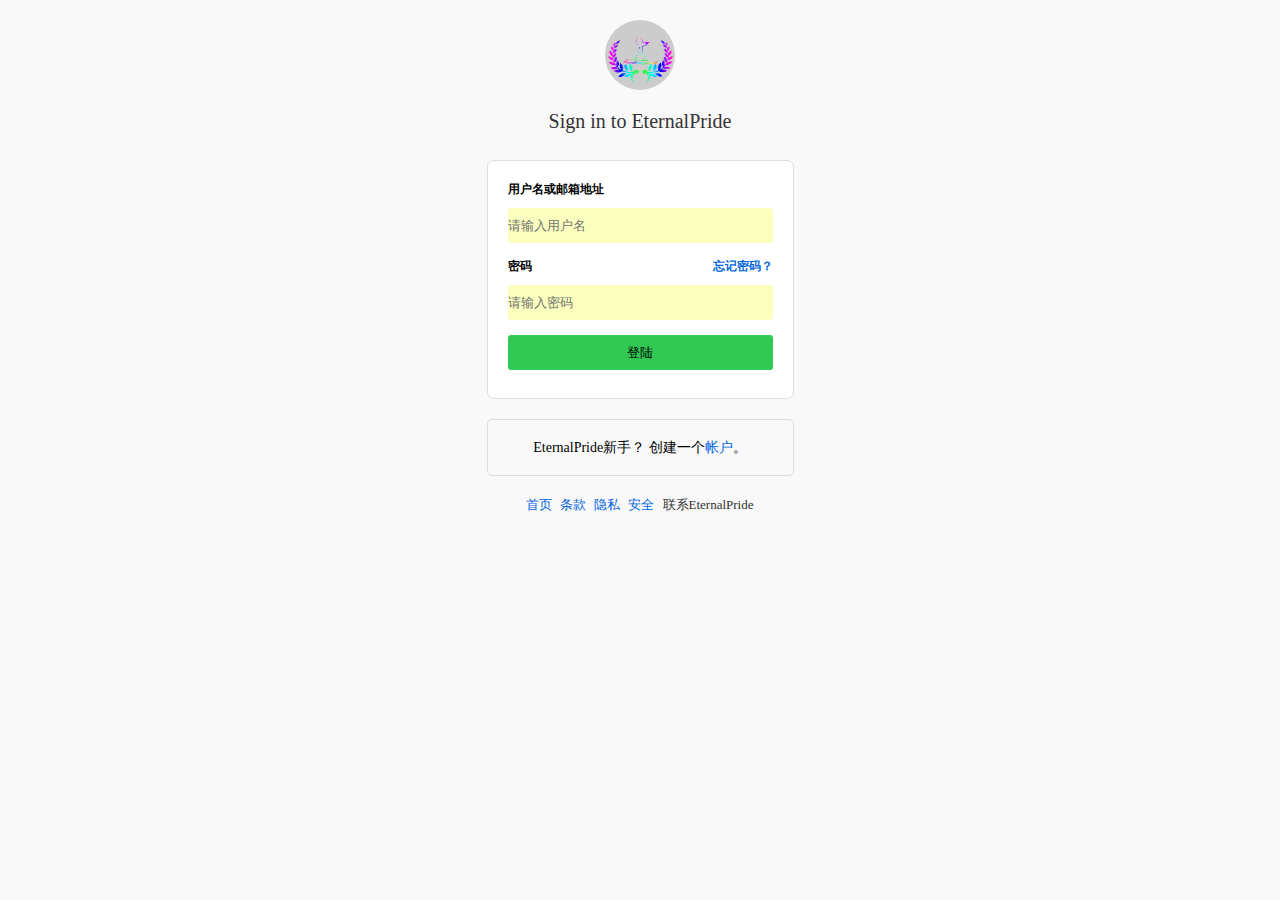
<file: zym/login.html>
<!DOCTYPE html>
<html>
	<head>
		<meta charset="UTF-8">
		<title></title>
		<style type="text/css">
			*{
				border: 0;
				margin: 0;
				padding: 0;
				list-style: none;
				text-decoration: none;
			}
			body
			{
				background: #F9F9F9;
			}
			.logo{
				width: 70px;
				height: 70px;
				margin: 20px auto;
				/*border: 1px solid saddlebrown;*/
				border-radius: 50%;
				background: #CCCCCC;
			}
			img
			{
				width: 80px;
				height: 50px;
				margin: 12px -5px;
			}
			.wz{
				width: 400px;
				height: 50px;
				text-align: center;
				margin: 0 auto;
				font-weight: 100;
				color: #333333;
				font-size: 20px;
			}
			.dlk{
				width: 265px;
				height: 237px;
				border: 1px solid #D8DEE2;
				margin: 0 auto;
				background: #FFFFFF;
				border-radius: 7px;
				padding: 0 20px;
				font-size: 12px;
				font-weight: 600;
			}
			input{
				width: 265px;
				height: 35px;
				background: #FAFFBD;
				border-radius: 3px;
			}
			form li:nth-child(1)
			{
				margin: 20px 0 10px 0;
			
				
			}
			form li:nth-child(3)
			{
				margin: 15px 0 10px 0;
				
			}
			form li:nth-child(4)
			{
				margin: 0 0 15px 0;
				
			}
			form li:nth-child(5) input
			{
				background: #31C854;
				
			}
			.tk
			{width: 400px;
				margin: 0 auto;
				text-align: center;
			/*	border: 1px solid saddlebrown;*/
				font-size: 13px;
			}
			.cj
			{
				height: 55px;
				width: 305px;
				border:1px solid #D8DEE2;
				margin: 20px auto;
				border-radius:5px ;
				text-align: center;
				font-size: 14px;
				line-height: 55px;	
			}
			.cj a
			{
				color: #0366DE;
			}
			.cj a:hover
			{
				text-decoration: underline;
				
			}
			.tk a
			{
				margin: 0 3px 0 2px;
			}
			.tk a:nth-child(-n+4):nth-child(n+1)
			{
				color:#0366DE ;
				
			}
			.tk a:nth-child(-n+5):nth-child(n+1):hover
			{
				text-decoration: underline;
			}
			.tk a:nth-child(5)
			{
				color: #333333;
			}
		   .tk a:nth-child(5):hover
			{
				color:#0366DE;
			}
			.wjmn{
				color: #0366DE;
				float: right;
				
			}
			.wjmn:hover{
				text-decoration: underline;
				
			}
		</style>
	</head>
	<body ondragstart="return false">
	    <div class="logo"><img src="../img/Eternal-pride.gif"/></div>
	    <div class="wz">Sign in to EternalPride</div>
	    <div class="dlk">
	    	<form action="" method="post" >
					<ul>
						<li>用户名或邮箱地址</li>
						<li>
							<input type="text" id="text"   placeholder="请输入用户名"/>
						</li>
						<li>密码<a href="#" class="wjmn">忘记密码？</a></li>
						<li>
							<input type="password" id="" placeholder="请输入密码"/>
							
						</li>
						<li >
							<input type="submit" id="d" value="登陆"  />	
						</li>
						
					</ul>
				</form>
</div>
	    <div class="cj">EternalPride新手？ 创建一个<a href="#">帐户</a>。</div>
	    <div class="tk">
	    	<a href="../index.html">首页</a>
	    	<a href="#">条款</a>
	    	<a href="#">隐私</a>
	        <a href="#">安全</a>
	        <a href="#">联系EternalPride</a>
	    </div>
	    <script type="text/javascript">
	    	var d=document.getElementById("d");
	    	d.onclick=function()
	    	{
	    		alert("尚未开通此功能！！！")
	    	}
  
 
  
	    </script>
	</body>
</html>
</file>
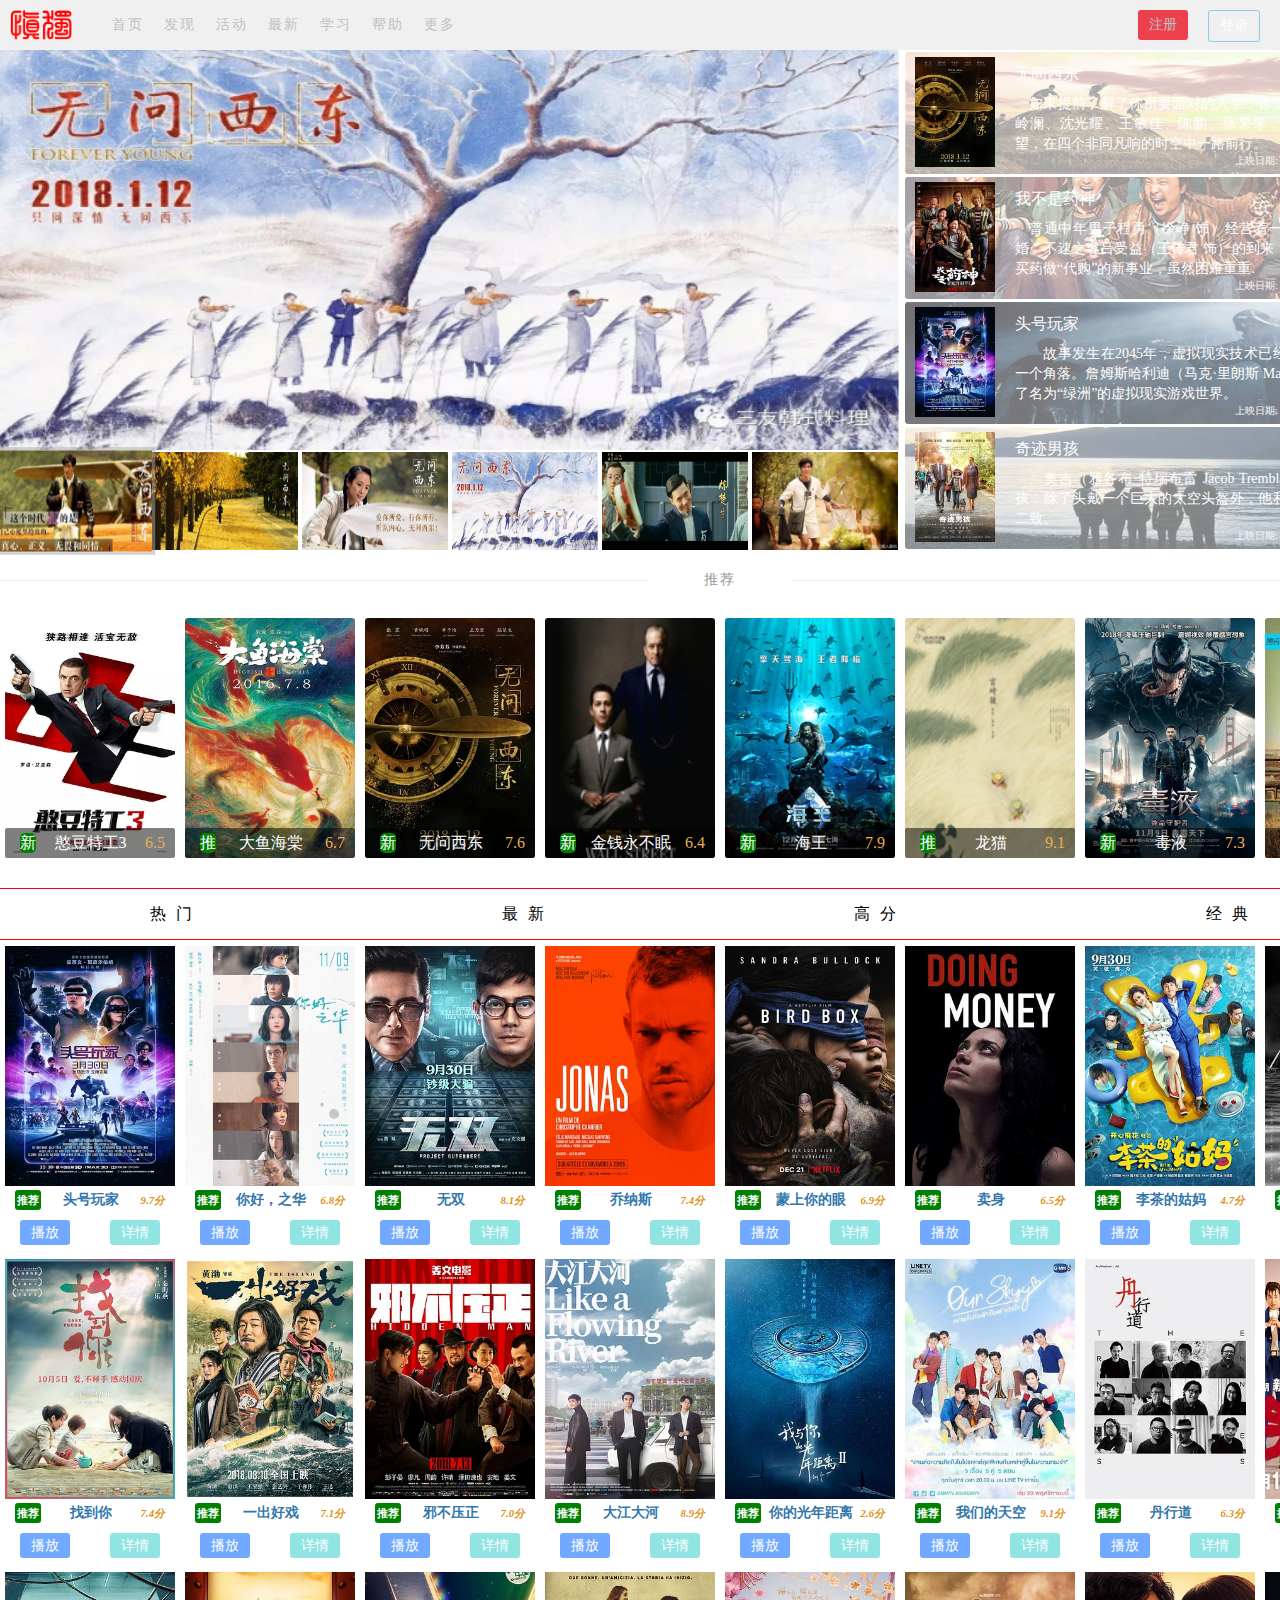
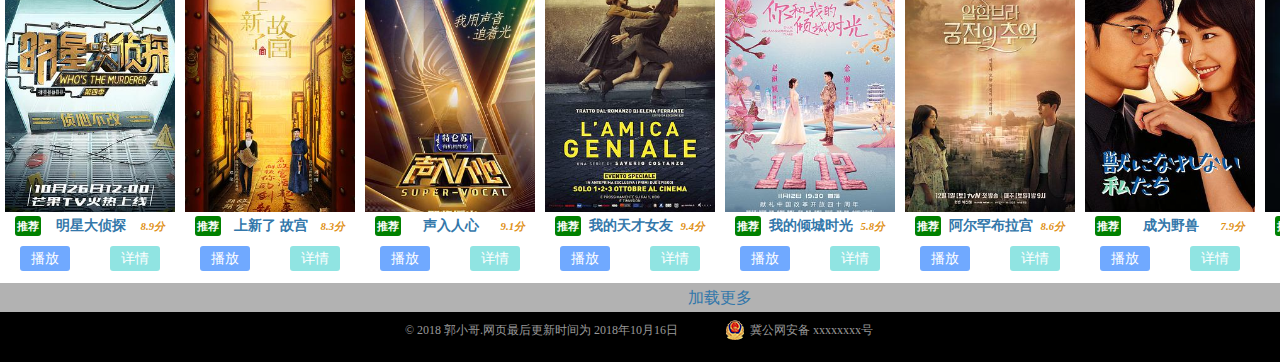
<file: zym/zx.html>
<!DOCTYPE html>
<html>
	<head>
		<meta charset="utf-8" />
		<title></title>
		
		<link rel="stylesheet" type="text/css" href="https://at.alicdn.com/t/font_960770_qobz21ev5gj.css"/>
		<link rel="stylesheet" type="text/css" href="../css/zx.css"/>
		<meta name="viewport" content="width=device-width,initial-scale=1,minimum-scale=1,maximum-scale=1,user-scalable=yes" />
		
	</head>
	<body ondragstart="return false">
        <header class="header">
			<img src="../img/logo.gif"/>
			
			<nav><ul>
				<li><a href="../index.html">首页</a></li>
				<li><a href=#>发现</a></li>
				<li><a href="hd.html">活动</a></li>
				<li><a href="zx.html">最新</a></li>
				<li><a href="xx.html">学习</a></li>
				<li><a href="#">帮助</a></li>
				<li><a href="#">更多</a></li>
			</ul>
		  
			</nav>
			<a href="login.html"><div class="d1">
		  	登录
		 </div></a>
		  <div class="z1">
		  	注册
		  </div>
		</header>
		<div class="main">
			<nav>
				<div class="gd">
				<div id="xgd">
					<img    src="../img/04.jpg"/>
				<!--<font id="yi"><</font><font id="er">></font>-->							
				</div>
				<div id="xtp">
					<img src="../img/01.jpg" class="xt"/>
					<img src="../img/02.jpg"/>
					<img src="../img/03.jpg"/>
					<img src="../img/04.jpg"/>
					<img src="../img/05.jpg"/>
					<img src="../img/06.jpg"/>
				</div>
			   </div>
			</nav>
			<article class="a1">
			       <ul>
			       	<li>
			       		<img src="../img/wwxd.webp.jpg"/>
			       		<div class="d-wz">
			       		<h1><i class="iconfont icon-play" id="font"></i>无问西东</h1><p></p>
			       		<h2>如果提前了解了你所要面对的人生，你是否还会有勇气前来？吴岭澜、沈光耀、王敏佳、陈鹏、张果果，几个年轻人满怀诸多渴望，在四个非同凡响的时空中一路前行。 </h2>
			       		<h3>上映日期: 2018-01-12(中国大陆)</h3>
			       		</div>
			       	</li>
			       	<li><img src="../img/bsys.jpg"/>
			       	<div class="d-wz">
			       		<h1><i class="iconfont icon-play" id="font"></i>我不是药神</h1><p></p>
			       		<h2>普通中年男子程勇（徐峥 饰）经营着一家保健品店，失意又失婚。不速之客吕受益（王传君 饰）的到来，让他开辟了一条去印度买药做“代购”的新事业，虽然困难重重. </h2>
			       		<h3>上映日期: 2018-07-05(中国大陆)</h3>
			       		</div>
			       	</li>
			       	<li><img src="../img/dhwj.webp.jpg"/>
			       	<div class="d-wz">
			       		<h1><i class="iconfont icon-play" id="font"></i>头号玩家 </h1><p></p>
			       		<h2>　故事发生在2045年，虚拟现实技术已经渗透到了人类生活的每一个角落。詹姆斯哈利迪（马克·里朗斯 Mark Rylance 饰）一手建造了名为“绿洲”的虚拟现实游戏世界。 </h2>
			       		<h3>上映日期: 2018-03-30(中国大陆)</h3>
			       		</div></li>
			       	<li><img src="../img/qjnh.jpg"/>
			       	<div class="d-wz">
			       		<h1><i class="iconfont icon-play" id="font"></i>奇迹男孩</h1><p></p>
			       		<h2>　奥吉（雅各布·特瑞布雷 Jacob Tremblay 饰）是一个10岁的男孩，除了头戴一个巨大的太空头盔外，他和其他的同年龄孩子别无二致。 </h2>
			       		<h3>上映日期: 2018-01-19(中国大陆)</h3>
			       		</div></li>
			       </ul>
			</article>
			<aside class="aside">
				<div class="fgx">
	 	           <div class="fgx1"></div>推荐<div class="fgx2"></div>
	 	        </div>
 	        <article class="tj">
	 	        	<aside>
	 	        		<img src="../img/hd3.webp.jpg"/>
	 	        	    <p class="p">新憨豆特工3<font>6.5</font></p>
	 	        	    <p class="p-a"><i class="iconfont icon-bofang2" id="font-b"></i></p>
	 	        	</aside>
	 	        	<aside>
	 	        		<img src="../img/dyht.jpg"/>
	 	        	    <p class="p">推大鱼海棠<font>6.7</font></p>
	 	        	    <p class="p-a"><i class="iconfont icon-bofang2" id="font-b"></i></p>
	 	        	</aside>
	 	        	<aside>
	 	        		<img src="../img/wwxd.webp.jpg"/>
	 	        	    <p class="p">新无问西东<font>7.6</font></p>
	 	        	    <p class="p-a"><i class="iconfont icon-bofang2" id="font-b"></i></p>
	 	        	</aside>
	 	        	<aside>
	 	        		<img src="../img/jq.jpg"/>
	 	        	    <p class="p">新金钱永不眠<font>6.4</font></p>
	 	        	    <p class="p-a"><i class="iconfont icon-bofang2" id="font-b"></i></p>
	 	        	</aside>
	 	        	<aside>
	 	        		<img src="../img/hw.jpg"/>
	 	        	    <p class="p">新海王<font>7.9</font></p>
	 	        	    <p class="p-a"><i class="iconfont icon-bofang2" id="font-b"></i></p>
	 	        	</aside>
	 	        	<aside>
	 	        		<img src="../img/lm.jpg"/>
	 	        	    <p class="p">推龙猫<font>9.1</font></p>
	 	        	    <p class="p-a"><i class="iconfont icon-bofang2" id="font-b"></i></p>
	 	        	</aside>
	 	        	<aside>
	 	        		<img src="../img/dy.jpg"/>
	 	        	    <p class="p">新毒液<font>7.3</font></p>
	 	        	    <p class="p-a"><i class="iconfont icon-bofang2" id="font-b"></i></p>
	 	        	</aside>
	 	        	<aside><img src="../img/fwrj.jpg"/>
	 	        	    <p class="p">新风味人间<font>9.1</font></p>
	 	        	    <p class="p-a"><i class="iconfont icon-bofang2" id="font-b"></i></p>
	 	        	</aside>
	 	        	
	 	    </article>
	 	    <article class="qhl">
	 	       <ul>
	 	    	<li>热门</li>
	 	    	<li>最新</li>
	 	    	<li>高分</li>
	 	    	<li>经典</li>
	 	       </ul>
	 	    </article>
	 	    <article class="zh">
	 	    	<aside>
	 	    		<ul>
	 	    			<li>
	 	    				<img src="../img/dhwj.webp.jpg"/>
	 	    				<h6>
	 	    				 <font>推荐</font>
	 	    				 <font>头号玩家</font>
	 	    				 <font>9.7分</font>
	 	    				</h6>
	 	    				<div class="an-two">
	 	    					<div class="an1">播放</div>
	 	    					<div class="an2">详情</div>
	 	    				</div>
	 	    			</li>
	 	    			<li>
	 	    				<img src="../img/nhzh.jpg"/>
	 	    				<h6>
	 	    				 <font>推荐</font>
	 	    				 <font>你好，之华</font>
	 	    				 <font>6.8分</font>
	 	    				</h6>
	 	    				<div class="an-two">
	 	    					<div class="an1">播放</div>
	 	    					<div class="an2">详情</div>
	 	    				</div>
	 	    			</li>
	 	    			<li>
	 	    				<img src="../img/ws.jpg"/>
	 	    				<h6>
	 	    				 <font>推荐</font>
	 	    				 <font>无双</font>
	 	    				 <font>8.1分</font>
	 	    				</h6>
	 	    				<div class="an-two">
	 	    					<div class="an1">播放</div>
	 	    					<div class="an2">详情</div>
	 	    				</div>
	 	    			</li>
	 	    			<li>
	 	    				<img src="../img/qns.jpg"/>
	 	    				<h6>
	 	    				 <font>推荐</font>
	 	    				 <font>乔纳斯</font>
	 	    				 <font>7.4分</font>
	 	    				</h6>
	 	    				<div class="an-two">
	 	    					<div class="an1">播放</div>
	 	    					<div class="an2">详情</div>
	 	    				</div>
	 	    			</li>
	 	    			<li>
	 	    				<img src="../img/msndyj.jpg"/>
	 	    				<h6>
	 	    				 <font>推荐</font>
	 	    				 <font>蒙上你的眼</font>
	 	    				 <font>6.9分</font>
	 	    				</h6>
	 	    				<div class="an-two">
	 	    					<div class="an1">播放</div>
	 	    					<div class="an2">详情</div>
	 	    				</div>
	 	    			</li>
	 	    			<li>
	 	    				<img src="../img/ms.jpg"/>
	 	    				<h6>
	 	    				 <font>推荐</font>
	 	    				 <font>卖身</font>
	 	    				 <font>6.5分</font>
	 	    				</h6>
	 	    				<div class="an-two">
	 	    					<div class="an1">播放</div>
	 	    					<div class="an2">详情</div>
	 	    				</div>
	 	    			</li>
	 	    			<li>
	 	    				<img src="../img/lcgm.jpg"/>
	 	    				<h6>
	 	    				 <font>推荐</font>
	 	    				 <font>李茶的姑妈</font>
	 	    				 <font>4.7分</font>
	 	    				</h6>
	 	    				<div class="an-two">
	 	    					<div class="an1">播放</div>
	 	    					<div class="an2">详情</div>
	 	    				</div>
	 	    			</li>
	 	    			<li>
	 	    				<img src="../img/y.jpg"/>
	 	    				<h6>
	 	    				 <font>推荐</font>
	 	    				 <font>影</font>
	 	    				 <font>7.3分</font>
	 	    				</h6>
	 	    				<div class="an-two">
	 	    					<div class="an1">播放</div>
	 	    					<div class="an2">详情</div>
	 	    				</div>
	 	    			</li>
	 	    			<li>
	 	    				<img src="../img/zdn.jpg"/>
	 	    				<h6>
	 	    				 <font>推荐</font>
	 	    				 <font>找到你</font>
	 	    				 <font>7.4分</font>
	 	    				</h6>
	 	    				<div class="an-two">
	 	    					<div class="an1">播放</div>
	 	    					<div class="an2">详情</div>
	 	    				</div>
	 	    			</li>
	 	    			<li>
	 	    				<img src="../img/ychx.jpg"/>
	 	    				<h6>
	 	    				 <font>推荐</font>
	 	    				 <font>一出好戏</font>
	 	    				 <font>7.1分</font>
	 	    				</h6>
	 	    				<div class="an-two">
	 	    					<div class="an1">播放</div>
	 	    					<div class="an2">详情</div>
	 	    				</div>
	 	    			</li>
	 	    			<li>
	 	    				<img src="../img/xbyz.jpg"/>
	 	    				<h6>
	 	    				 <font>推荐</font>
	 	    				 <font>邪不压正</font>
	 	    				 <font>7.0分</font>
	 	    				</h6>
	 	    				<div class="an-two">
	 	    					<div class="an1">播放</div>
	 	    					<div class="an2">详情</div>
	 	    				</div>
	 	    			</li>
	 	    			<li>
	 	    				<img src="../img/djdh.jpg"/>
	 	    				<h6>
	 	    				 <font>推荐</font>
	 	    				 <font>大江大河</font>
	 	    				 <font>8.9分</font>
	 	    				</h6>
	 	    				<div class="an-two">
	 	    					<div class="an1">播放</div>
	 	    					<div class="an2">详情</div>
	 	    				</div>
	 	    			</li>
	 	    			<li>
	 	    				<img src="../img/wyndgmjl.jpg"/>
	 	    				<h6>
	 	    				 <font>推荐</font>
	 	    				 <font>你的光年距离</font>
	 	    				 <font>2.6分</font>
	 	    				</h6>
	 	    				<div class="an-two">
	 	    					<div class="an1">播放</div>
	 	    					<div class="an2">详情</div>
	 	    				</div>
	 	    			</li>
	 	    			<li>
	 	    				<img src="../img/wmdtk.jpg"/>
	 	    				<h6>
	 	    				 <font>推荐</font>
	 	    				 <font>我们的天空</font>
	 	    				 <font>9.1分</font>
	 	    				</h6>
	 	    				<div class="an-two">
	 	    					<div class="an1">播放</div>
	 	    					<div class="an2">详情</div>
	 	    				</div>
	 	    			</li>
	 	    			<li>
	 	    				<img src="../img/dxd.jpg"/>
	 	    				<h6>
	 	    				 <font>推荐</font>
	 	    				 <font>丹行道</font>
	 	    				 <font>6.3分</font>
	 	    				</h6>
	 	    				<div class="an-two">
	 	    					<div class="an1">播放</div>
	 	    					<div class="an2">详情</div>
	 	    				</div>
	 	    			</li>
	 	    			<li>
	 	    				<img src="../img/wsdgd.jpg"/>
	 	    				<h6>
	 	    				 <font>推荐</font>
	 	    				 <font>我是大哥大</font>
	 	    				 <font>9.2分</font>
	 	    				</h6>
	 	    				<div class="an-two">
	 	    					<div class="an1">播放</div>
	 	    					<div class="an2">详情</div>
	 	    				</div>
	 	    			</li>
	 	    			<li>
	 	    				<img src="../img/mxdzt.jpg"/>
	 	    				<h6>
	 	    				 <font>推荐</font>
	 	    				 <font>明星大侦探</font>
	 	    				 <font>8.9分</font>
	 	    				</h6>
	 	    				<div class="an-two">
	 	    					<div class="an1">播放</div>
	 	    					<div class="an2">详情</div>
	 	    				</div>
	 	    			</li>
	 	    			<li>
	 	    				<img src="../img/xlgg.jpg"/>
	 	    				<h6>
	 	    				 <font>推荐</font>
	 	    				 <font>上新了 故宫 </font>
	 	    				 <font>8.3分</font>
	 	    				</h6>
	 	    				<div class="an-two">
	 	    					<div class="an1">播放</div>
	 	    					<div class="an2">详情</div>
	 	    				</div>
	 	    			</li>
	 	    			<li>
	 	    				<img src="../img/srrx.jpg"/>
	 	    				<h6>
	 	    				 <font>推荐</font>
	 	    				 <font>声入人心</font>
	 	    				 <font>9.1分</font>
	 	    				</h6>
	 	    				<div class="an-two">
	 	    					<div class="an1">播放</div>
	 	    					<div class="an2">详情</div>
	 	    				</div>
	 	    			</li>
	 	    			<li>
	 	    				<img src="../img/wdtcny.jpg"/>
	 	    				<h6>
	 	    				 <font>推荐</font>
	 	    				 <font>我的天才女友</font>
	 	    				 <font>9.4分</font>
	 	    				</h6>
	 	    				<div class="an-two">
	 	    					<div class="an1">播放</div>
	 	    					<div class="an2">详情</div>
	 	    				</div>
	 	    			</li>
	 	    			<li>
	 	    				<img src="../img/nhwdqcsg.jpg"/>
	 	    				<h6>
	 	    				 <font>推荐</font>
	 	    				 <font>我的倾城时光</font>
	 	    				 <font>5.8分</font>
	 	    				</h6>
	 	    				<div class="an-two">
	 	    					<div class="an1">播放</div>
	 	    					<div class="an2">详情</div>
	 	    				</div>
	 	    			</li>
	 	    			<li>
	 	    				<img src="../img/aehblg.jpg"/>
	 	    				<h6>
	 	    				 <font>推荐</font>
	 	    				 <font>阿尔罕布拉宫</font>
	 	    				 <font>8.6分</font>
	 	    				</h6>
	 	    				<div class="an-two">
	 	    					<div class="an1">播放</div>
	 	    					<div class="an2">详情</div>
	 	    				</div>
	 	    			</li>
	 	    			<li>
	 	    				<img src="../img/wmwfcwys.jpg"/>
	 	    				<h6>
	 	    				 <font>推荐</font>
	 	    				 <font>成为野兽</font>
	 	    				 <font>7.9分</font>
	 	    				</h6>
	 	    				<div class="an-two">
	 	    					<div class="an1">播放</div>
	 	    					<div class="an2">详情</div>
	 	    				</div>
	 	    			</li>
	 	    			<li>
	 	    				<img src="../img/wc.jpg"/>
	 	    				<h6>
	 	    				 <font>推荐</font>
	 	    				 <font>王朝</font>
	 	    				 <font>9.6分</font>
	 	    				</h6>
	 	    				<div class="an-two">
	 	    					<div class="an1">播放</div>
	 	    					<div class="an2">详情</div>
	 	    				</div>
	 	    			</li>
	 	    		</ul>
	 	    	</aside>
	 	    	<!--<aside></aside>
	 	    	<aside></aside>
	 	    	<aside></aside>-->
	 	    </article>
	 	    <footer class="footer-sxgd">加载更多</footer>
			</aside>
		</div>
		<footer class="bq">
		<div class="xbq">
				<div class="x1">© 2018 郭小哥.网页最后更新时间为 2018年10月16日</div>
				<div class="x2"><img src="../img/batb.png" alt="" />冀公网安备  xxxxxxxx号</div>
			   </div>
		</footer>

	</body>
	<script type="text/javascript" src="../js/one.js"></script>
</html>
</file>
<file: css/test-one.css>
.icon {
       width: 1em; height: 1em;
       vertical-align: -0.15em;
       fill: currentColor;
       overflow: hidden;
       
    }

::selection{background:#ACF1F2;color:white}
    body
    {
    	background:#FFFFFF;
    	
    }
    #icon-sd
       {
            font-size: 25px;
            line-height: 25px;
            
            
       }
			*
			{
				border: 0;
				margin: 0;
				padding: 0;
				list-style: none;
			}
/**/
nav{
	width: 100%;
	height: 500px;
	
	
}

.nav-img img
{
	width: 100%;
	height: 500px;
}

.nav-bt
{
	color: white;
	/*border: 1px green solid;*/
}
nav #div
{
	width: 100%;
	height: 500px;
	position: absolute;
    /*border: 1px solid saddlebrown;*/
}
/*父相子绝，两盒重叠*/
.dhl
{
	width: 100%;
	height: 70px; 
	float: left;
	position: fixed;
	/*border: 1px solid white;*/
}
.logo
{
	width: 115px ;
	height: 70px;
	float: left;
	position: relative;
	perspective: 300px;
	margin:  0 0 0 20px;
	/*border-right: 1px red solid;*/
}
.logo:hover img:nth-child(1)
{ border: 1px solid silver;
transform: rotateY(180deg);
}
.logo img:nth-child(2)
{
transform: rotateY(-180deg);
}

.logo:hover img:nth-child(2)
	{border: 1px solid silver;
	transform: rotateY(0deg);
	}





.logo img{
	
         width: 100%;
         height: 100%;
         border-radius: 50%;
		position: absolute;
		transition: all 2s;
		-webkit-backface-visibility: hidden;
}
/*logo图片*/
.dhl-wz .ul1
{    width: 430px;
     height: 20px;
	margin: 25px 0 0 160px;
	
	/*border: 1px solid salmon;*/
}
.dhl-wz .ul1 li 
{
	float: left;
	
	font-size: 14px;
	margin: 0 30px 0 0;
	/*border: 1px solid gold;*/
	
	
}
.dhl-wz .ul1 li:nth-child(1) a
{
	border-bottom: 2px solid #FFFFFF;
	padding-bottom: 3px;
	
	
	
}
.xhx
{
	text-decoration: none;
color: white;
	
}
/*二级菜单*/
.ejcd{
	position: relative;
	margin:  0 0 0 500px;
	float: left;
}
.ejcd ul li:nth-child(1)
{
	width: 0;
	height: 0;
	border-width: 20px;
	border-style: solid;
	border-color: transparent transparent  rgba(0,0,0,.5) transparent ;
	z-index: 2;
	margin: -40px 0 0 30px;
}
.ejcd ul li{
	width: 100px;
	height: 40px;
	float: left;
	border-bottom:1px solid rgba(225,225,225,.3);
	line-height: 40px;
}

.ejcd ul{
	border-radius: 5px;
	width: 100px;
	height: 205px;
	background: rgba(0,0,0,.5);
	display:none;
	left: -20px;
	margin: 20px 0 0 0px;
	position: absolute;
	text-align: center;
	z-index:2;
}
.ejcd:hover ul{display: block;transition: all 5s;}
.xhx:hover
{
	border-bottom: 2px solid #FFFFFF;
	padding-bottom: 3px;
	cursor: pointer;
	
}
.xhx1
{
	color: red;
}

.dhl-wz .ul1 li:nth-child(7)
{
	border-left: 1px solid #FFFFFF;
    padding-left: 20px;
    margin-top: -4px;
    height: 25px;
    
    /*border: 1px solid saddlebrown;*/
    
}
.ul2
{    height: 35px;
      
	float: right;
	margin: -30px 20px 0 10px ;
}
.ul2 li{
	width: 60px;
	height: 35px;
	float: left;
	margin-left: 20px;
	text-align: center;
	
	color: #FFFFFF;
	
	line-height: 35px;
	border-radius: 2px;
	
	
}
.ul2 li:nth-child(1)
{
	border: 1px solid #FFFFFF;
	/*background: rgba(42,178,240,0.4);*/
}
.ul2 li:nth-child(1):hover
{
	background: #FFFFFF;
	color: #000000;
}
.ul2 li:nth-child(2)
{
	background: #EC414D;
}
.ul2 li:nth-child(2):hover
{
	background: #E31625;
}
.nr
{
	width: 100%;
	height: 430px;
	float: left;
	margin: 70px 0 0 0;
	/*border: 1px solid white;*/
}
.nr-bk{
width: 686px;
height: 300px;
margin: 50px auto;
	
}
#u{position: absolute;}

#a
{
	width: 600px;
	height: 300px;
	/*border: 1px solid saddlebrown;*/
	float: left;
	font-size: 40px;
	/*text-align: center;滚动文字居中*/
    overflow: hidden;
	position: relative;

	
}

.c1
{
	width: 600px;
	height: 300px;
	/*border: 1px solid black;*/
	float: left;
	font-family:'宋体';
}
/*滚动文字*/

#gdwz-1 p
{   text-align: center;
	margin-top: 100px;
	font-size: 60px;
	font-weight:900;
	-webkit-text-stroke: 1px #FFFFFF;
	-webkit-text-fill-color: transparent;
	letter-spacing: 15px;
	font-family:'宋体';
}
#gdwz-2 p
{    margin: 80px 10px  0 10px;
    line-height: 40px;
	font-size: 25px;
	text-align: justify;
	text-indent: 1.2em;
	letter-spacing: 2px;
	
	  
	
}
#gdwz-3 p
{ ont-size: 40px;
	font-weight:900;
	height: 130px;
	margin: 75px 0 0 23px;
	background-image:url(../img/02.jpg) ;
	-webkit-background-clip:text;
	-webkit-text-fill-color: transparent;
	background-position: 40% 50%;
	letter-spacing: 2px;
	font-family:'宋体';
	 -webkit-writing-mode: vertical-lr;/*从左向右 从右向左是 writing-mode: vertical-rl;*/  
    -webkit-writing-mode: tb-lr;/*IE浏览器的从左向右 从右向左是 writing-mode: tb-rl；*/ 
}
#gdwz-4 div
{   margin: 50px 20px 0 20px;
    line-height: 50px;
	font-size: 30px;
	letter-spacing: 2px;	
     text-align: justify;
}
#gdwz-4 h1{
	font-size: 80px;
	-webkit-text-stroke: 1px #FFFFFF;
	-webkit-text-fill-color: transparent;
	font-family:default;
	
}
.p1{margin: 0 20px 0 90px;}
.p2{margin: 0 20px 0 130px;}
.p3{margin: 0 20px 0 160px;}
#gdwz-4 h1:nth-child(1)
{
	float: left;
	
}
.dh-y
{
   float:right;
   margin-left:52px ;	
}
.btn-1,.btn-2
{
	width: 40px;
	height: 40px;
	margin-top:120px ;
    background: rgba(255,255,255,0.4);
	border-radius: 50%;
	line-height: 35px;
	text-align: center;
	font-size: 30px;
}
.btn-1{float: left;}.btn-2{float: right;}
/*脚*/
footer
{
	width: 100%;
	height: 250px;
    float: left;
	background: #333333;
}

/*版权*/
.bq{
	width: 100%;
	height: 40px;
	background: #000000;
	   /*border: 1px solid saddlebrown;*/
	color: #999999;
	float: left;
	
	/*position: relative;*/
	
font-size: 12px;
	padding-top: 10px;
	/*text-align: center;*/
}


.xbq{
	width: 470px;
	height: 30px;
	/*border: 1px solid saddlebrown;*/
	margin: 0 auto;
}
.x1{
	width: 300px;
	height: 20px;
	float: left;
	/*border: 1px solid salmon;*/
}
.x2
{
	width: 150px;
	height: 20px;
	float: left ;
	margin: 0 0 0 20px;
	/*border: 1px solid sandybrown;*/
}
.x2 img
{
	float: left;
	margin: -2px  5px 0 0 ;
}

.footer-left
{
	width: 600px;
	height: 200px;
	float: left;
	
	
}
.footer-da{
	width: 100%;
	height: 200px;
	float:left ;
}
.footer-left li
{
	width: 185px;
	padding-left: 15px;
	
	font-size: 14px;
   float: left;
  
}
.footer-left li:nth-child(-n+3)
{   height: 30px;
	font-size: 16px;
	margin: 25px 0;
	color: #DDDDDD;
}
.footer-left li:nth-child(-n+12):nth-child(n+4)
{
	margin:  0 0 15px 0;
	height: 20px;
	color: #A7A7A7;
}
.footer-left li:nth-child(-n+12):nth-child(n+4):hover
{
		color: #DDDDDD;
		cursor: pointer;
}
.footer-right
{
	width: 320px;
	height: 160px;
	
	float: right;
	margin: 25px 0 20px 10px;
	border-left:1px #555555 dashed  ;
}
.footer-right ul
{
	width: 180px;
	height: 200px;
	
	float: left;
	
}
.footer-right li
{
	width: 160px;
	font-size: 14px;
	padding-left: 20px;
	float: left;
	margin: 5px 0 0 0;
	
}
.footer-right li:nth-child(1)
{   height: 30px;
	font-size: 16px;
	margin: 0 0 20px 0;
	color: #DDDDDD;
}
.footer-right li:nth-child(-n+4):nth-child(n+2)
{
	margin: 0 0 15px 0;
	height: 20px;
	color: #A7A7A7;
}
.footer-right li:nth-child(-n+4):nth-child(n+2):hover
{
		color: #DDDDDD;
		cursor: pointer;
}

#dx{
	font-size: 20px;

	
}
.footer-right-img
{
	width: 139px;
	height: 200px;
	float: left;

	
	
}
.footer-right-img img
{
	width: 100px;
	height: 100px;
	margin: 40px 19px;
}
#yc{
	 opacity: 0;
     display: block;
     
}
/*友情链接*/
.fx{
	width: 100%;
	height: 300px;
/*	background: wheat;*/
	/*border: 1px solid darkblue;*/
	margin: 0 auto;
	padding: 10px 0 0 0;
	background: #FAFAFA;
	
}
.fx aside{
	width: 100%;
	height: 130px;
/*	background: greenyellow;*/
	margin-top: 100px;
	
}
.fx article:nth-child(1)
{width:350px;
height: 60px;
line-height: 30px;
/*background: red;*/
text-align: center;
float: left;
letter-spacing: 1px;
margin: 35px 0 0 165px;
font-size: 15px;
color: #949393;
}
.fx article:nth-child(2){width: 100px;/*float: left; */margin:0 auto}
.fx article:nth-child(2) li
{
	width: 120px;
	height: 32px;
/*	background:gold;*/
	float: left;
	text-align: center;
	color: #4E4C4B;
	font-size: 16px;
	line-height: 32px;
 font-family:"bodoni mt black";
	font-weight: 900;
}
.fx article:nth-child(2) li:hover
{
	color: #3A9C42;
	cursor: pointer;
}
.fx article:nth-child(3)
{
	width: 300px;
	height: 130px;
	float:right;
	/*background: violet;*/
	margin: -96px 170px 0 0;
}
.fx-icon{height: 90px;
width: 300px;
/*background:gray;*/
float: left;}
.fx-icon li{float: left;width: 60px;/*box-shadow: 1px 1px 1px saddlebrown;*/line-height: 110px;text-align: center;}
.fx-wz{color:#CDCCCC;height: 40px;
text-align: center;
letter-spacing: 1px;
font-size: 14px;
width: 300px;
/*background: fuchsia;*/}
#fx-tb{font-size: 24px;font-weight: 500;color: #3A9C42;}
#fx-tb:hover{color: #4E4C4B;}
/*.fgs
{
	width: 100%;
	float: left;
	border-top: 2px solid #E7E7E7;
	margin: 10px 0;
}
.yqlj font{
	font-size: 16px;
	font-weight: 400;
	font-family: "微软雅黑";
	color: #444444;
	letter-spacing:2px;
}
.yqlj li
{
	width: 144px;
	float: left;
	color: #2E2528;
	margin-top: 20px;
	font-size: 15px;
	font-family:"微软雅黑";
	
}
.yqlj li:hover
{
	color: #C80122;
	cursor: pointer;
}*/
/*主要部分*/

/* 英雄*/
.sy
{
	width: 1568px;
	height: 408px;
	margin: 0 auto;
	/*background: khaki;*/

}
.dhz-fz{width: 100%;
height: 60px;
text-align: center;
letter-spacing: 5px;
/*border: 1px solid darkblue;*/
font-size: 37px;
color:#525558;
float: left;}
.sy aside{width: 350px;
height: 250px;
float: left;
margin:40px 20px 0 20px ;
border-radius: 10px;
overflow: hidden;
border: 1px solid #EEEFF2;} 
.sy-sz{width: 350px;
height: 170px;
/*background: darkgreen;*/
font-size: 24px;
font-family:"bodoni mt condensed";
color: #6D6F72;}
.sy-sz h3{text-align: justify;
	padding: 20px;
	font-size: 24px;
	font-weight: 100;
}
.sy-xt
{
	width: 350px;
	height: 80px;
	/*background: #00BFFF*/;
}
.sy-xt h5{
	width: 150px;
	font-size: 18px;
	margin: 15px 0 0 15px;
	float: left;
	font-family: "微软雅黑";
	font-weight: 100;
	color: #525558;
}
.sy-xt h4
{width: 150px;
	float: left;
	color: #72767A;
	font-size: 12px;
	font-weight: 100;
	margin: 5px 0 0 15px;
}
.sy-xt img{
	width: 50px;
	height: 50px;
	border-radius:50% ;
	float: left;
	margin: 15px 10px 5px 10px;
}

/*品牌*/
.jr{
	width: 100%;
	height: 300px;
/*	background: gold;*/
	border: 1px solid #EEEFF2;
}
.jr-pp{width: 100%;
height: 50px;
text-align: center;
line-height: 50px;
/*border: 1px solid darkblue;*/
font-size: 37px;
color:#525558;
float: left;
letter-spacing: 15px;
margin: 20px 0 0 0;
float: left;}
.jr-logo{
	width: 100%;
	height: 230px;
/*	background: green;*/
	float: left;
}
.jr-logo ul
{
	width: 936px;
	height:150px ;
	margin: 0 auto;
}
.jr-logo li
{
	width: 148px;
	height: 150px;
	/*background: darkgoldenrod;*/
	float: left;
	border-radius:50% ;
	border: 3px double #525558;
	margin: 40px 40px 30px 40px;
	transition: all 1s;
}
.jr-logo li:hover
{  transition: all 3s; 
	transform: rotateZ(360deg) scale(0.9);
}
.t1{
	width: 100px;

	height: 48px;
	margin: 51px 25px;
}
.t2{width: 140px;
height: 46px;
margin: 52px 5px;
}
.t3{
	width: 140px;
	height: 70px;
	margin: 35px 5px;
}
.t4{
	width: 150px;
	height: 30px;
	margin: 60px 0;
}
.plus
{
	
	width: 1440px;
	height: 1202px;
	margin: 0 auto;
	/*border: 1px solid seagreen;*/
	/*background: wheat;*/
}
/*分割线大家正在关注*/
.fgx
{
	width: 100%;
	height: 56px;
	/*border: 1px solid salmon;*/
	float: left;
	margin-bottom: 10px;
	color: #999999;
	font-size: 14px;
	line-height: 56px;
	letter-spacing: 2px;
	text-align: center;
}
.fgx1,.fgx2
{
	width: 45%;
	height:28px;
    margin-top: 28px;
	border-top: 1px solid #EDEDED;
	
	
}
.fgx1
{
	float: left;
}
.fgx2
{
	float: right;
}
/*活动图片*/
.act-img{
	width: auto;
	height: auto;
	float: left;
	/*border-bottom: 1px solid forestgreen;*/
}
.act-img img
{
	width: 225px;
	height: 170px;
	float: left;
	border-radius: 4px;
	
}
.act-img img:nth-child(-n+5):nth-child(n+1)
{
	margin-right: 18px;
}
.act-img img:hover
{
	transform: scale(1.03);
}
.tj{width: 1440px;
height: 864px;
float: left;
font-family: "微软雅黑";
/*border: 1px solid saddlebrown;*/}
.tj aside{width: 284px;
height: 284px;
float: left;
margin: 2px;
}
.tj img:hover{opacity: 0.85;}
.tj img
{
	width: 284px;
	height: 284px;
}
.tj article{width: 284px;
     height: 140px;
     background:  #F5F5F5;
    }
 
.tj article:nth-child(1)
{
	margin-bottom: 4px;
	position: relative;
}
.tj article:nth-child(2)
{
	
	position: relative;
}
/*三角*/
.sj
{
	width: 0;
	height: 0;
	border-width: 20px;
	left: -40px;
    margin-top: 50px;
	border-style: solid;
	border-color: transparent #F5F5F5 transparent transparent;
	float: left;
	position: absolute;
}
.sj1
{
	width: 0;
	height: 0;
	border-width: 20px;
    right: -40px;
    margin-top: 50px;
	border-style: solid;
	border-color: transparent transparent transparent #F5F5F5;
	z-index: 2;
	position: absolute;

}
.zg{
	width: 284px;
     height: 284px;
     background: #F5F5F5;
     position: relative;
     
}
.tj article:nth-child(1) h5{
	width: 100px;
       font-size: 35px;
       font-weight: 100;
       
       border-bottom: 1px solid #BBBBBB;
       margin: 5px 0 0 10px;
       float: left;
       color: #BBBBBB;
}
.tj article:nth-child(1)  h4
{
	float: left;
	width: 200px;
	margin: 10px 0 5px 10px;
	font-size: 20px;
	font-weight: 100;
}
.tj article:nth-child(1)  h3
{  float: left;
	width: 284px;
	font-size: 12px;
	margin: 0 0 0 10px;
	color: #BBBBBB;
	font-weight: 100;
}
.tj article:nth-child(1)  font{margin-right:10px ;}
.tj article:nth-child(1)  h2
{
	width: 200px;
	float: left;
	font-size: 15px;
	font-weight: 100;
	margin: 5px 0 0 10px;
	cursor: pointer;
}
.tj a{color: #C3916B;}
.tj a:hover{text-decoration: underline;}
.tj article:nth-child(2) h5{
	width: 70px;
       font-size: 35px;
       font-weight: 100;
           padding-left: 30px;
       border-bottom: 1px solid #BBBBBB;
       margin: 5px 0 0 170px;
       float: left;
       color: #BBBBBB;
}
.tj article:nth-child(2)  h4
{
	float: left;
	width: 200px;
	margin: 10px 0 5px 190px;
	font-size: 20px;
	font-weight: 100;
}
.tj article:nth-child(2)  h3
{  float: left;
	width: 284px;
	font-size: 12px;
	margin: 0 10px 0 160px;
	color: #BBBBBB;
	font-weight: 100;
}
.tj article:nth-child(2)  font{margin-right:10px ;}
.tj article:nth-child(2)  h2
{
	width: 284px;
	float: left;
	font-size: 15px;
	font-weight: 100;
	margin: 5px 190px 0 190px;
	cursor: pointer;
}


.zg h5{
	width: 70px;
       font-size: 35px;
       font-weight: 100;
           padding-left: 30px;
       border-bottom: 1px solid #BBBBBB;
       margin: 5px 0 0 170px;
       float: left;
       color: #BBBBBB;
}
.zg h4
{
	float: left;
	width: 200px;
	margin: 10px 0 5px 190px;
	font-size: 20px;
	font-weight: 100;
}
.zg h3
{  float: left;
	width: 284px;
	font-size: 12px;
	margin: 0 10px 0 160px;
	color: #BBBBBB;
	font-weight: 100;
}
.zg  font{margin-right:10px ;}
.zg h2
{
	width: 284px;
	float: left;
	font-size: 15px;
	font-weight: 100;
	margin: 5px 190px 0 190px;
	cursor: pointer;
}

#byy h1{
	  width: 100px;
       font-size: 35px;
       font-weight: 100;
       border-bottom: 1px solid #BBBBBB;
       margin: 5px 0 0 10px;
       float: left;
       color: #BBBBBB;
}
#byy  h4
{
	float: left;
	width: 200px;
	margin: 10px 0 5px 10px;
	font-size: 20px;
	font-weight: 100;
}
#byy  h3
{  float: left;
	width: 284px;
	font-size: 12px;
	margin: 0 0 0 10px;
	color: #BBBBBB;
	font-weight: 100;
}
#byy font{margin-right:10px ;}
#byy  h2
{
	width: 200px;
	float: left;
	font-size: 15px;
	font-weight: 100;
	margin: 5px 0 0 10px;
	cursor: pointer;
}
</file>
<file: css/one.css>
/*  @media only screen and (min-width: 1440px) and (max-width: 1600px) {*/

    .icon {
       width: 1em; height: 1em;
       vertical-align: -0.15em;
       fill: currentColor;
       overflow: hidden;
    }



body
{
	background: #FFFFFF;
}
.plus
{
	width: 1440px;
	height: 2600px;
	border: solid 1px paleturquoise;
	margin: 0 auto;
	/*position: relative*/
}
*{
	margin: 0;
	padding: 0;
	border: 0;
	list-style: none;
}
nav
{
	width: 100%;
	height: 150px;
	border: 1px solid skyblue;
	overflow: hidden;   /*后期动*/
}



nav li{
	float: left;
	width: 100px;
height: 40px;
	border: 1px solid skyblue;
	margin: 0 25px  0 0 ;

}
nav ul
{
	width: 762px;
	height: 40px;
	border: 1px solid darkcyan;
	margin: 55px  ;
	float: right;
}
.logo
{
	width: 120px ;
	height: 80px;
	float: left;
	position: relative;
	perspective: 300px;
	margin: 35px 100px;
}
.logo:hover img:nth-child(1)
{ border: 1px solid silver;
transform: rotateY(180deg);
}
.logo img:nth-child(2)
{
transform: rotateY(-180deg);
}
.logo:hover img:nth-child(2)
	{border: 1px solid silver;
	transform: rotateY(0deg);
	}





.logo img{
	/*-webkit-filter: grayscale(1);   
         filter: gray;  
         filter: grayscale(1);*/
         width: 100%;
         height: 100%;
         border-radius: 50%;
		position: absolute;
		transition: all 2s;
		-webkit-backface-visibility: hidden;
}
.gd{
	width: 900px;
	height: 500px;
	float: left;
	border: 1px solid skyblue;
	/*position: absolute;和左右按钮一起配用*/
	
}
#xgd
{
	width: 900px;
	height: 400px;
	overflow: hidden;
	

}
#xgd img{
	width: 100%;
	height: 100%;
}
#xtp{
	width: 100%;
	height: 98px;
	margin-top: 2px;
		z-index: 0;
		
}
#xtp img{
	width: 146px;
	height: 98px;
	float: left;
	
	margin: 0 2px;

}
.xt{	border: 3px solid rgba(169,169,169,0.5);
			box-sizing:border-box;
			transform: scale(1.1);
		}
#xgd{

}
#xgd font{
	/*position: relative;*/
	top: -220px;
	color: red;
	font-size: 50px;
     text-align: center;
	background: rgba(169,169,169,0.5);
	
}
#yi{
	width: 40px;
	height: 70px;
	float: left;
	line-height: 70px;
	
}
#er{
	float: right;
	width: 40px;
	height: 70px;
	line-height: 70px;
}
#xgd div{
	width: 900px;
	height: 400px;
	position:relative;
	background: rgba(0,0,0,0.5);

	
	top: 0px;
	
	transition: 2s;
	color: white;
}
#xgd:hover div
{
	top: -275px;
	
}
.c1 h2{
	text-align: center;
	font-family: "宋体";
	font-size: 30px;
}
.c1 p
{	font-family:"楷体";
	text-align: justify;
	text-indent: 2em;
	line-height: 22px;
	margin: 5px 10px 0 ;
}
.szd:first-letter{
        color: yellow;
        font-size:25px;
        margin: 0 2px 0 0 ;
     
    }



/*主脚*/
footer
{
	width: 100%;
	height: 250px;

	background: #333333;
}

/*版权*/
.bq{
	width: 100%;
	height: 40px;
	background: #000000;
	color: #999999;
	float: left;
	/*position: relative;*/
	
font-size: 12px;
	padding-top: 10px;
	/*text-align: center;*/
}


.xbq{
	width: 470px;
	height: 30px;
	/*border: 1px solid saddlebrown;*/
	margin: 0 auto;
}
.x1{
	width: 300px;
	height: 20px;
	float: left;
	/*border: 1px solid salmon;*/
}
.x2
{
	width: 150px;
	height: 20px;
	float: left ;
	margin: 0 0 0 20px;
	/*border: 1px solid sandybrown;*/
}
.x2 img
{
	float: left;
	margin: -2px  5px 0 0 ;
}

.footer-left
{
	width: 600px;
	height: 200px;
	float: left;
	
	
}
.footer-da{
	width: 100%;
	height: 200px;
	float:left ;
}
.footer-left li
{
	width: 185px;
	padding-left: 15px;
	
	font-size: 14px;
   float: left;
  
}
.footer-left li:nth-child(-n+3)
{   height: 30px;
	font-size: 16px;
	margin: 25px 0;
	color: #DDDDDD;
}
.footer-left li:nth-child(-n+12):nth-child(n+4)
{
	margin:  0 0 15px 0;
	height: 20px;
	color: #A7A7A7;
}
.footer-left li:nth-child(-n+12):nth-child(n+4):hover
{
		color: #DDDDDD;
		cursor: pointer;
}
.footer-right
{
	width: 320px;
	height: 160px;
	
	float: right;
	margin: 25px 0 20px 10px;
	border-left:1px #555555 dashed  ;
}
.footer-right ul
{
	width: 180px;
	height: 200px;
	
	float: left;
	
}
.footer-right li
{
	width: 160px;
	font-size: 14px;
	padding-left: 20px;
	float: left;
	margin: 5px 0 0 0;
	
}
.footer-right li:nth-child(1)
{   height: 30px;
	font-size: 16px;
	margin: 0 0 20px 0;
	color: #DDDDDD;
}
.footer-right li:nth-child(-n+4):nth-child(n+2)
{
	margin: 0 0 15px 0;
	height: 20px;
	color: #A7A7A7;
}
.footer-right li:nth-child(-n+4):nth-child(n+2):hover
{
		color: #DDDDDD;
		cursor: pointer;
}

#dx{
	font-size: 20px;

	
}
.footer-right-img
{
	width: 139px;
	height: 200px;
	float: left;

	
	
}
.footer-right-img img
{
	width: 100px;
	height: 100px;
	margin: 40px 19px;
}
#yc{
	 opacity: 0;
     display: block;
     
}

/*友情链接*/
.yqlj{
	width: 1440px;
	height: 190px;
/*	background: wheat;*/
	float: left;
	margin: 1870px 0 0 0;
	padding: 10px 0 0 0;
	
}
.fgs
{
	width: 100%;
	float: left;
	border-top: 2px solid #E7E7E7;
	margin: 10px 0;
}
.yqlj font{
	font-size: 16px;
	font-weight: 400;
	font-family: "微软雅黑";
	color: #444444;
	letter-spacing:2px;
}
.yqlj li
{
	width: 144px;
	float: left;
	color: #2E2528;
	margin-top: 20px;
	font-size: 15px;
	font-family:"微软雅黑";
	
}
.yqlj li:hover
{
	color: #C80122;
	cursor: pointer;
}
</file>
<file: css/two.css>
nav li{
	float: left;
	width: 80px;
height: 40px;
	border: 1px solid skyblue;
	margin: 0 5px  0 0 ;

}
nav ul
{
	width: 530px;
	height: 40px;
	box-shadow: 1px 1px 5px slategray inset; 
	margin: 15px  ;
	float: right;
}
</file>
<file: css/hd.css>
.icon {
          width: 1em; height: 1em;
          vertical-align: -0.15em;
          fill: currentColor;
           overflow: hidden;
           }
           ::selection{background:#ACF1F2;color:white}
header
{
	width: 100%;
	height: 50px;
	border-bottom: 1px solid #F0F0F0
}
*
{
	margin: 0;
	border: 0;
	padding: 0;
	list-style: none;
	
}
body
{
	background:#F5F5F5;
}
header img
{
height: 30px;
margin: 10px 20px;
float: left;
}
header a{text-decoration: none;color: #000000;}
.byy
{
	color: deepskyblue;
}
header a:hover
{
	color: deepskyblue;
}
header li:nth-child(3) {color: deepskyblue;border-bottom: 2px solid deepskyblue;}
header li:hover{color: deepskyblue;cursor:pointer;border-bottom: 2px solid deepskyblue;}
header li{float: left;font-size:14px;margin: 5px 20px;/*border: 1px solid saddlebrown;*/height: 40px;line-height: 40px;letter-spacing: 2px;text-align: center;}
footer
{
	width: 100%;
	height: 100px;
	/*background: darkgoldenrod;*/
}
/*版权*/
.bq{
	width: 100%;
	height: 40px;
	background: #000000;
	   /*border: 1px solid saddlebrown;*/
	color: #999999;
	float: left;
	
	/*position: relative;*/
	
font-size: 12px;
	padding-top: 10px;
	/*text-align: center;*/
}


.xbq{
	width: 470px;
	height: 30px;
	/*border: 1px solid saddlebrown;*/
	margin: 0 auto;
}
.x1{
	width: 300px;
	height: 20px;
	float: left;
	/*border: 1px solid salmon;*/
}
.x2
{
	width: 150px;
	height: 20px;
	float: left ;
	margin: 0 0 0 20px;
	/*border: 1px solid sandybrown;*/
}
.x2 img
{
	float: left;
	margin: -2px  5px 0 0 ;
}
/*火箭*/
.hj{/*background: greenyellow;*/
	float: left;
	width: 100%;
	height: 50px;
	text-align: center;
}
.hj svg{
	
	font-size: 40px;
	height: 49px;
	width: 49px;
	
	/*background: red;*/
	
	
}
.hj svg:hover
{    border-radius: 50%;
	background: rgba(252,197,141,0.5);
	height: 49px;
	width: 49px;
	
}
/*身体*/
.main{width: 1440px;
height: 1610px;
margin: 0 auto;
background: transparent;
z-index: -2;}
.main-one
{
	width: 100%;
	height: 40px;
	background: #E4E9EC;
	float: left;
}
.main-one li{
	margin: 0 20px 0 20px;
	float: left;
	letter-spacing: 1px;
	line-height: 40px;
	font-size: 14px;
}
.main-one li:hover
{
	color: red;
	border-bottom: 2px solid red;
	cursor: pointer;
}
.main-one input
{
	float: right;
	margin: 5px 20px 0 20px;
	width: 190px;
	height: 30px;
	border-radius:3px ;
	padding-left: 10px;
}
.main-one li:nth-child(1)
{
	border-bottom: 2px solid red;
}
.dl
{
	width: 100%;
	height: 460px;
	float: left;
	margin: 20px 0 0 0 ;
	
	
}
.zt{width: 850px;
height: 460px;
z-index: 3;}
/*翘边*/
.qb{
	width: 850px;
	height: 460px;
	z-index: 3;
	position: relative;
}
	.qb:before,.qb:after
			{
				content: "";
				display: block;
				width: 80%;
				height: 50%;
				
				position: absolute;
				background-color:rgba(0,0,0,0.2);
				z-index: -1;
				top: 46%;
				box-shadow: 0px 10px 50px rgba(0,0,0,.9);
				
			}
			.qb:before
			{
				-webkit-transform: skew(8deg) rotate(2deg);
				left: 155px;
				top: 216px;
			}
			.qb:after
			{
				-webkit-transform: skew(-8deg) rotate(-2deg);
				right: 155px;
				top: 216px;
				
			}



.dl aside{float: left;}
.dl aside:nth-child(2)
{   width: 500px;
float: right;
	height: 460px;
	box-shadow: 0px 0px 1px rgb(0,0,0,.5);
	background:whitesmoke;

}
.dl-logo
{
	width: 70px;
	height: 70px;
	margin: 50px 215px;
	border-radius:50%;
}
.dl p
{
	float: left;
	width: 249px;
	color: #CBCDD5;
	font-size: 16px;
	height: 50px;
	line-height: 50px;
	text-align: center;
	border-top: 1px solid #EAEAEA;
	border-bottom: 1px solid #EAEAEA;
}
.dl p:hover
{
	color: #E53935;
}
.dl p:nth-child(2)
{
	border-right: 1px solid #EAEAEA;
}
.dl h5
{
	width: 200px;
	height: 30px;
	text-align: center;
	line-height: 30px;
	font-size: 14px;
	
	margin: 70px auto;
}
.dl h4
{  font-size: 18px;
font-weight: 100;
	color: #E53935;
	width: 100px;
	height: 40px;
	margin: 20px auto;
	text-align: center;
	line-height: 40px;
	border: 2px solid #E53935;
}
.dl h4 a{	text-decoration: none;color:#E53935;}
.dl h4 a:hover{color: #6D6F72;}
/*最新活动*/
.zxhd
{
	width: 100%;
	height: 30px;
	border-bottom: 2px solid rgba(51,133,255,0.7);
	float: left;
	margin: 40px auto 30px;
}
.zxhd font:nth-child(1)
{
	float: left;
	height: 30px;
	color: white;
	width: 90px;
	text-align: center;
	font-size: 15px;
	line-height: 30px;
	background:rgba(51,133,255,0.7);
}
.zxhd font:nth-child(2)
{   text-align: center;
	float: right;
	margin: 4px 0px 3px;
	font-size: 12px;
	color: white;
	width: 50px;
	background: rgba(97,216,214,0.7);
	height: 16px;
}
.zxhd-dx
{  float: left;
	height: 260px;
	width: 100%;
	margin-top: -20px;
	/*border: 1px solid darkblue;*/
}
.zxhd-dx aside
{
	width: 278px;
	height: 260px;
	background: gold;
	float: left;
	margin: 0 5px;
		transition: all 0.3s; 
		background:#FFFFFF;
}
.zxhd-dx aside:hover
{   box-shadow: 0 2px 10px rgba(0,0,0,.2);
	margin-top: -7px;

}
.zxhd-dx img
{
	width: 100%;
	height: 173px;
}
.zxhd-dx h5
{
	font-size: 16px;
	color: #535353;
	width:100%;
	font-size: 16px;
	margin: 5px 10px;
	float: left;
	font-weight: 600;
}
.zxhd-dx h5:hover
{
	color: #EA714C;
	cursor: pointer;
}
.zxhd-dx h4
{ font-weight: 100;
	font-size: 13px;
	margin: 0 10px;
	width: 100%;
	float: left;
}
.zxhd-dx h4 font:nth-child(1)
{  width: 48px;
	float: left;
	text-align: center;
	color: white;
	background: #7ED321;
	padding: 0 1px;
	border-radius:2px ;
}
.zxhd-dx h4 font:nth-child(2)
{
	color:#999999;
	float: left;
	letter-spacing: 1px;
	margin-left: 20px;
}
.zxhd-dx h2
{   width: 100%;
height: 20px;
/*border: 1px solid saddlebrown;*/
	font-size: 12px;
	margin: 7px 15px;
	
	float: left;
}
.zxhd-dx svg
{
	font-size: 20px;float: left;
}
.zxhd-dx p{float: left; margin-left: 15px;
line-height: 20px;
color: #CBCDD5;}
/*即将结束*/
.zxhd1
{
	width: 100%;
	height: 30px;
	border-bottom: 2px solid #E53935;
	float: left;
	margin: 40px auto 30px;
}
.zxhd1 font:nth-child(1)
{
	float: left;
	height: 30px;
	color: white;
	width: 90px;
	text-align: center;
	font-size: 15px;
	line-height: 30px;
	background:#E53935;
}
.zxhd1 font:nth-child(2)
{   text-align: center;
	float: right;
	margin: 4px 0px 3px;
	font-size: 12px;
	color: white;
	width: 50px;
	background: rgba(97,216,214,0.7);
	height: 16px;
}

.zxhd-dx h3
{ font-weight: 100;
	font-size: 13px;
	margin: 0 10px;
	width: 100%;
	float: left;
}
.zxhd-dx h3 font:nth-child(1)
{  width: 60px;
	float: left;
	text-align: center;
	color: white;
	background: red;
	padding: 0 1px;
	border-radius:2px ;
}
.zxhd-dx h3 font:nth-child(2)
{
	color:#999999;
	float: left;
	letter-spacing: 1px;
	margin-left: 20px;
}
/*已结束*/
.zxhd2
{
	width: 100%;
	height: 30px;
	border-bottom: 2px solid #DDDDDD;
	float: left;
	margin: 20px auto 30px;
}
.zxhd2 font:nth-child(1)
{
	float: left;
	height: 30px;
	color: white;
	width: 90px;
	text-align: center;
	font-size: 15px;
	line-height: 30px;
	background:#DDDDDD;
}
.zxhd2 font:nth-child(2)
{   text-align: center;
	float: right;
	margin: 4px 0px 3px;
	font-size: 12px;
	color: white;
	width: 50px;
	background: rgba(97,216,214,0.7);
	height: 16px;
}
.zxhd-dx h1
{ font-weight: 100;
	font-size: 13px;
	margin: 0 10px;
	width: 100%;
	float: left;
}
.zxhd-dx h1 font:nth-child(1)
{  width: 47px;
	float: left;
	text-align: center;
	color: white;
	background: #DDDDDD;
	padding: 0 1px;
	border-radius:2px ;
}
.gd
{
	text-align: center;
	width: 600px;
	height: 35px;
	float: left;
	line-height: 35px;
	
	margin: 20px 420px;
	background: #EDEDED;
	border-radius: 3px;
	font-size: 16px;
	font-size: 14px;
	cursor: pointer;
	
	
}
.gd:hover
{background: #E4E9EC;}
#hj-sq
{
	transition: all 3s;
}
.sq{transition: all 3s;}

/*合作机构*/
.jg
{
	width: 100%;
	height: 100px;
	border: 1px solid;
	margin: 200px 0;
	background: lightblue;
}
</file>
<file: css/zx.css>
*{
	margin: 0;
	border: 0;
	padding: 0;
	list-style: none;
}
::selection{background:#ACF1F2;color:white}
header
{
	width: 100%;
	height: 50px;
	background:rgba(225,225,225,0.5);
	color: #C0C0C0;
	font-size: 14px;
	
}
header img{
	float: left;
	height: 30px;
	margin:10px 10px;
}
header nav{
	float: left;
	margin: 0 20px;
	/*background: #31C854;*/
	line-height: 50px;
}
header nav li{
	margin: 0 10px;
	/*background: red;*/
	float: left;
	letter-spacing: 2px;
}header nav li a{text-decoration: none;color: #C0C0C0;}
header nav li a:hover{text-decoration: underline;color: deepskyblue;}
.d1{color:white;border:1px solid skyblue;width: 50px;background:transparent;float: right;height: 30px;line-height:30px;text-align: center;border-radius: 3px;margin: 10px 20px 10px 0;}
.z1{width: 50px;background: #EC414D;float: right;height: 30px;text-align: center;line-height: 30px;border-radius: 3px;margin: 10px 20px 10px 0;}
.d1:hover{background:skyblue;color: #FFFFFF;}
.z1:hover{background: #E31625;}
/*版权*/
.bq{
	width: 100%;
	height: 40px;
	background: #000000;
	   /*border: 1px solid saddlebrown;*/
	color: #999999;
	float: left;
	
	/*position: relative;*/
	
font-size: 12px;
	padding-top: 10px;
	/*text-align: center;*/
}


.xbq{
	width: 470px;
	height: 30px;
	/*border: 1px solid saddlebrown;*/
	margin: 0 auto;
}
.x1{
	width: 300px;
	height: 20px;
	float: left;
	/*border: 1px solid salmon;*/
}
.x2
{
	width: 150px;
	height: 20px;
	float: left ;
	margin: 0 0 0 20px;
	/*border: 1px solid sandybrown;*/
}
.x2 img
{
	float: left;
	margin: -2px  5px 0 0 ;
}
/*身子*/
.main{
	width: 1440px;
	height: 1860px;
	/*border: 1px solid firebrick;*/
	margin: 0 auto;
}
.gd{
	width: 900px;
	height: 500px;
	float: left;
	/*border: 1px solid skyblue;*/
	/*position: absolute;和左右按钮一起配用*/
	
}
#xgd
{
	width: 900px;
	height: 400px;
	overflow: hidden;
	

}
#xgd img{
	width: 100%;
	height: 100%;
}
#xtp{
	width: 100%;
	height: 98px;
	margin-top: 2px;
		z-index: 0;
		
}
#xtp img{
	width: 146px;
	height: 98px;
	float: left;
	
	margin: 0 2px;

}
.xt{	border: 3px solid rgba(169,169,169,0.5);
			box-sizing:border-box;
			transform: scale(1.1);
		}
#xgd{

}
#xgd font{
	/*position: relative;*/
	top: -220px;
	color: red;
	font-size: 50px;
     text-align: center;
	background: rgba(169,169,169,0.5);
	
}
#yi{
	width: 40px;
	height: 70px;
	float: left;
	line-height: 70px;
	
}
#er{
	float: right;
	width: 40px;
	height: 70px;
	line-height: 70px;
}
/*article*/
.a1{
	width: 540px;/*background:greenyellow;*/height: 500px;float: left;
	/*overflow: hidden;*/
}
.a1 li
{
	width: 530px;
	height: 122px;
	/*border: 1px solid sandybrown;*/
	margin: 0 5px 3px 5px;
	border-radius:3px;
}
.a1 li:nth-child(1)
{  
	background: url(../img/wwxd-q.gif) no-repeat center center;
	background-size: 100% 100%;
}
.a1 li:nth-child(2)
{  
	background: url(../img/wbsys-q.gif) no-repeat center bottom;
	background-size: cover;
}
.a1 li:nth-child(3)
{  
	background:url(../img/thwj-q.gif) no-repeat center top;
	background-size: 100% 100%;
}
.a1 li:nth-child(4)
{  
	background: url(../img/qjnh-q.gif) no-repeat center center;
	background-size: 100% 100%;
}
.a1 li:hover
{
margin-left: 7px;

}
.d-wz{width: 425px;
height: 122px;
color:#FFFFFF;
/*border: 1px solid firebrick;*/
float: right;
transition: all 2s;}
.a1 li:hover .d-wz{
	background:rgba(0,0,0,.3) ;
}
.a1 img
{
	height: 110px;
	width: 80px;
	margin: 5px 10px;
	float: left;
	transition: all 2s;

}
.a1 img:hover{transform: rotateY(90deg);
}
.a1 h1{float: left;margin: 10px 0 0 0;font-size: 16px;line-height: 20px;font-weight: 300;width: 425px;}
#font{
	font-size: 20px;
	color:#8a8a8a;
	margin-right: 5px;
}
.a1 li:hover #font{color:red}
.a1 h2{font-size: 14px;height:60px;width:415px;font-weight:100;/*border: 1px solid firebrick;*/float: left;text-indent: 1em;text-align: justify;line-height: 20px;margin: 10px 5px 0 5px;}
.a1 h3{font-size: 10px; color: #F9F9F9;font-weight: 100;float: right;width: 200px;}
/*aside*/
.aside{
	width: 100%;
	height: 1360px;
	/*border: 1px solid seagreen;*/
	float: left;
}
/*分割线*/
.fgx
{
	width: 100%;
	height: 56px;
	/*border: 1px solid salmon;*/
	float: left;
	margin-bottom: 10px;
	color: #999999;
	font-size: 14px;
	line-height: 56px;
	letter-spacing: 2px;
	text-align: center;
}
.fgx1,.fgx2
{
	width: 45%;
	height:28px;
    margin-top: 28px;
	border-top: 1px solid #EDEDED;
	
	
}
.fgx1
{
	float: left;
}
.fgx2
{
	float: right;
}
/*推荐*/
.tj{width: 100%;
height: 240px;
/*border: 1px solid seagreen;*/
float: left;}
.tj aside
{
	width: 170px;
	height: 240px;
	/*background: forestgreen;*/
	border-radius: 3px;
	float: left;
	/*color: #FFFFFF;*/
	padding: 0 5px;
	overflow: hidden;
}
.tj img{
	width: 170px;
	height: 240px;
	position: absolute;
	z-index: 1;
	border-radius: 3px;
}
.tj aside:hover
{
	margin-top: -5px;
	
	
} 
.p:first-letter
{
	color: white;
	height: 20px;
	background: green;
	border-radius:5px;
	margin-left: 15px;
	float: left;
	
}
.p{
	color: #FFFFFF;
	position: relative;
	width: 170px;
	height: 20px;
	padding: 5px 0;
	float: left;
	background:rgba(0,0,0,0.5);
	top:210px;
	z-index: 3;
	border-radius: 2px;
	text-align: center;
	line-height: 20px;
	cursor:pointer ;
}
.p font{
	color:#E9AF56;
	margin: 0 10px 0 0;
	float: right;
}
.p-a
{
	width: 170px;
   height:210px;
   background:rgba(0,0,0,0.5);
   z-index: 3;
   bottom: 210px;
   position: relative;
  transition: 2s;
  text-align: center;


}
.tj aside:hover .p-a
{
	bottom: 0px;
}
#font-b{
	font-size: 50px;
	color: #FFFFFF;
	line-height: 190px;

	}
#font-b:hover
{
	color: skyblue;
	transition:all 1s;
}
/*切换栏*/
.qhl
{
	width: 100%;
	float: left;
	height: 50px;
	border-bottom: 1px solid red;
	border-top: 1px solid red;
	line-height: 50px;
	margin-top: 30px;
	
}
.qhl li
{
	float: left;
	text-align: center;
	margin: 0 150px 0 150px;
	letter-spacing: 10px;
}
/*最后*/
.zh
{
	height: 940px;
	width: 100%;
float: left;
margin-top: 1px;
/*border: 1px solid red;*/
}
.zh li{
	width: 170px;
	height: 308px;
	/*background: hotpink;*/
	float: left;
	margin: 5px 5px 0 5px;
	/*box-shadow: 0  0 1px seagreen inset; */
	border-radius: 3px;
}
.zh li:hover
{
	box-shadow: 3px 3px 1px rgba(0,0,0,.3);
	margin-left: 2px;
	
}
.zh img{
	width: 170px;
	height: 240px;
}
/*切换栏里电影名称*/
.zh h6{
	text-align: center;
	/*border: 1px solid saddlebrown;*/
	height: 20px;

}
.zh font:nth-child(1)
{
	float: left;
	margin-left: 10px;
	background: green;
	color: white;
	padding: 2px;
	line-height: 16px;
	border-radius:3px ;
}
.zh font:nth-child(2)
{
	
	text-align: center;
	font-size: 14px;
}
.zh font:nth-child(3)
{
	float: right;
	margin-right:10px ;
	color: #E09015;
	font-style: italic
	
}
.zh font{color: #3377AA;line-height: 20px;}
/*切换栏按钮*/
.an-two{
	width: 100%;
	height: 25px;
	margin-top: 10px;
/*	border: 1px solid red;*/
	float: left;
	line-height: 25px;
	cursor: pointer;
	color: white;
	font-size: 14px;
}
.an1
{  text-align: center;
     float: left;
     margin-left: 15px;
	width: 50px;
	height: 25px;
	background:rgba(51,133,255,0.7);
	border-radius: 3px;
}
.an2
{  text-align: center;
     border-radius: 3px;
     float: right;
     margin-right: 15px;
	width: 50px;
	height: 25px;
	background:rgba(97,216,214,0.7);
}
.an1:hover{background:rgba(51,133,255,0.9);}
.an2:hover{background:rgba(97,216,214,0.9);}
/*显示更多*/
.footer-sxgd
{
	width: 100%;
	height: 30px;
	background:rgba(0,0,0,0.3) ;
	float: left;
	text-align: center;
	line-height: 30px;
	margin-top: 2px;
	color: #3377AA;
}
.footer-sxgd:hover
{
	background:rgba(0,0,0,0.4) ;
	text-align: center;
	line-height: 30px;
}




/*响应式页面*/
/*@media (max-width: 640px) 
{
	header
	{display: flex;
		width: 100%;
		height: 100px;
	}
	.d1{order: 2;
		float: left;
		margin: 0 20px 0 20px;
	}
	.z1{float:left;
	order: 3;
	margin: 0 20px 0 0;}
	header nav{order: 4;width: 100%;
	float: right;
}
	.gd{width: 100%;
	height:300px ;
	overflow: hidden;}
	#xgd img{width:460px;
	height: 300px;} 
	.a1 li
	{
		width460px;
		height: 200px;
	}
	.d-wz{height: 200px;}
	.zh li{width: 40%;
	height: 300px;
	margin: 0;}
}*/
</file>
